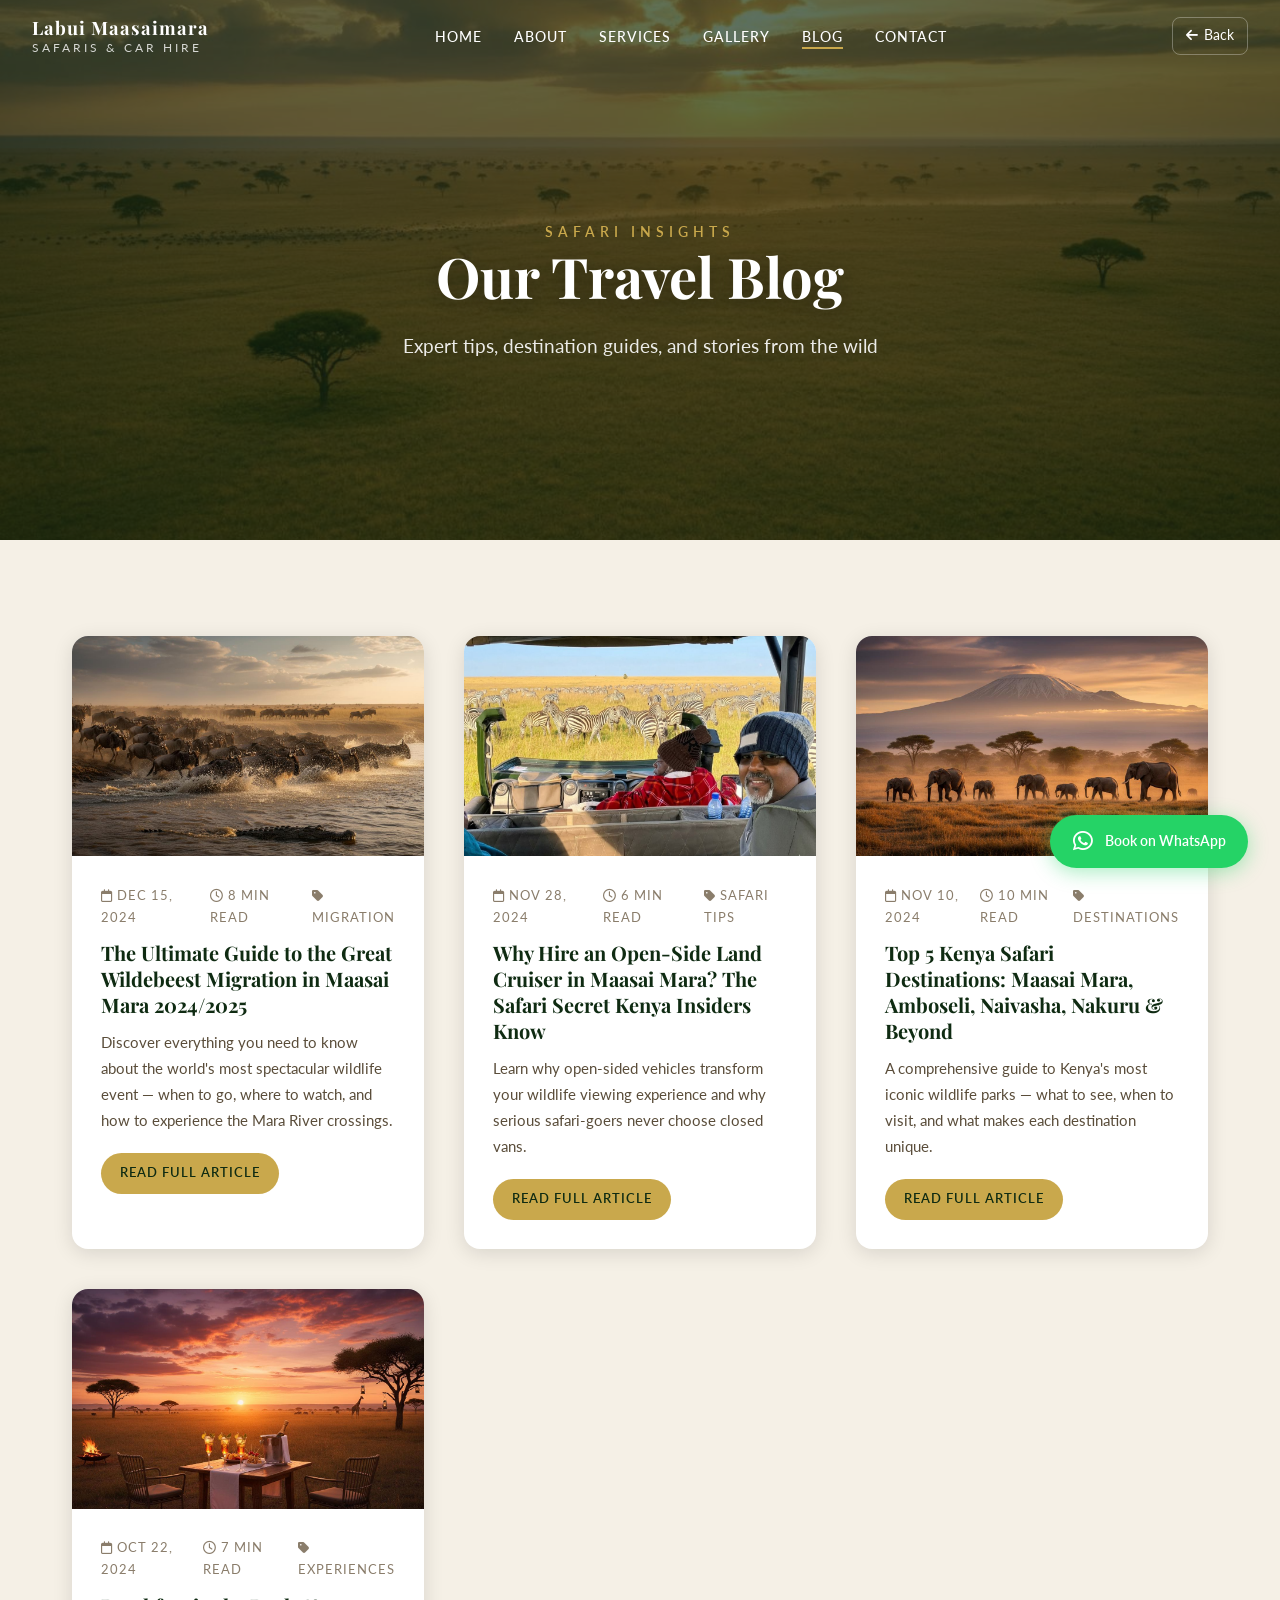
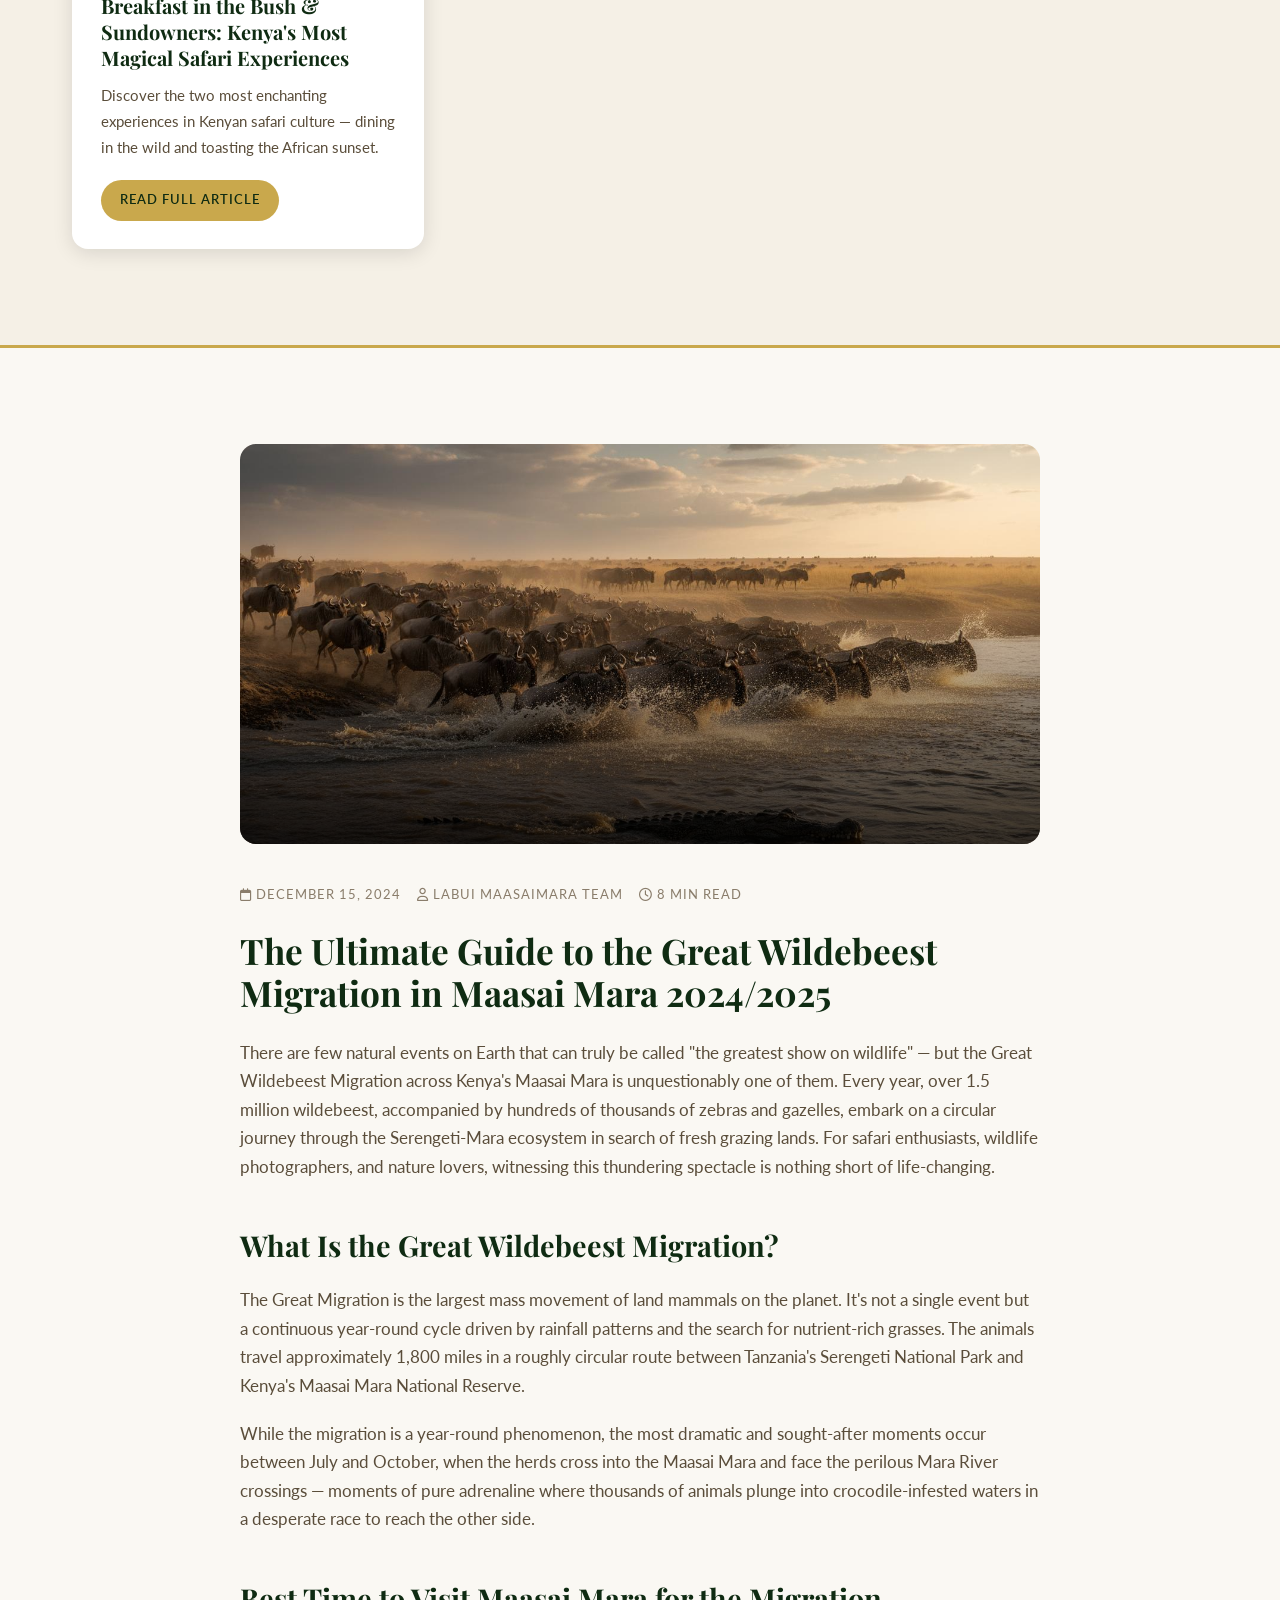
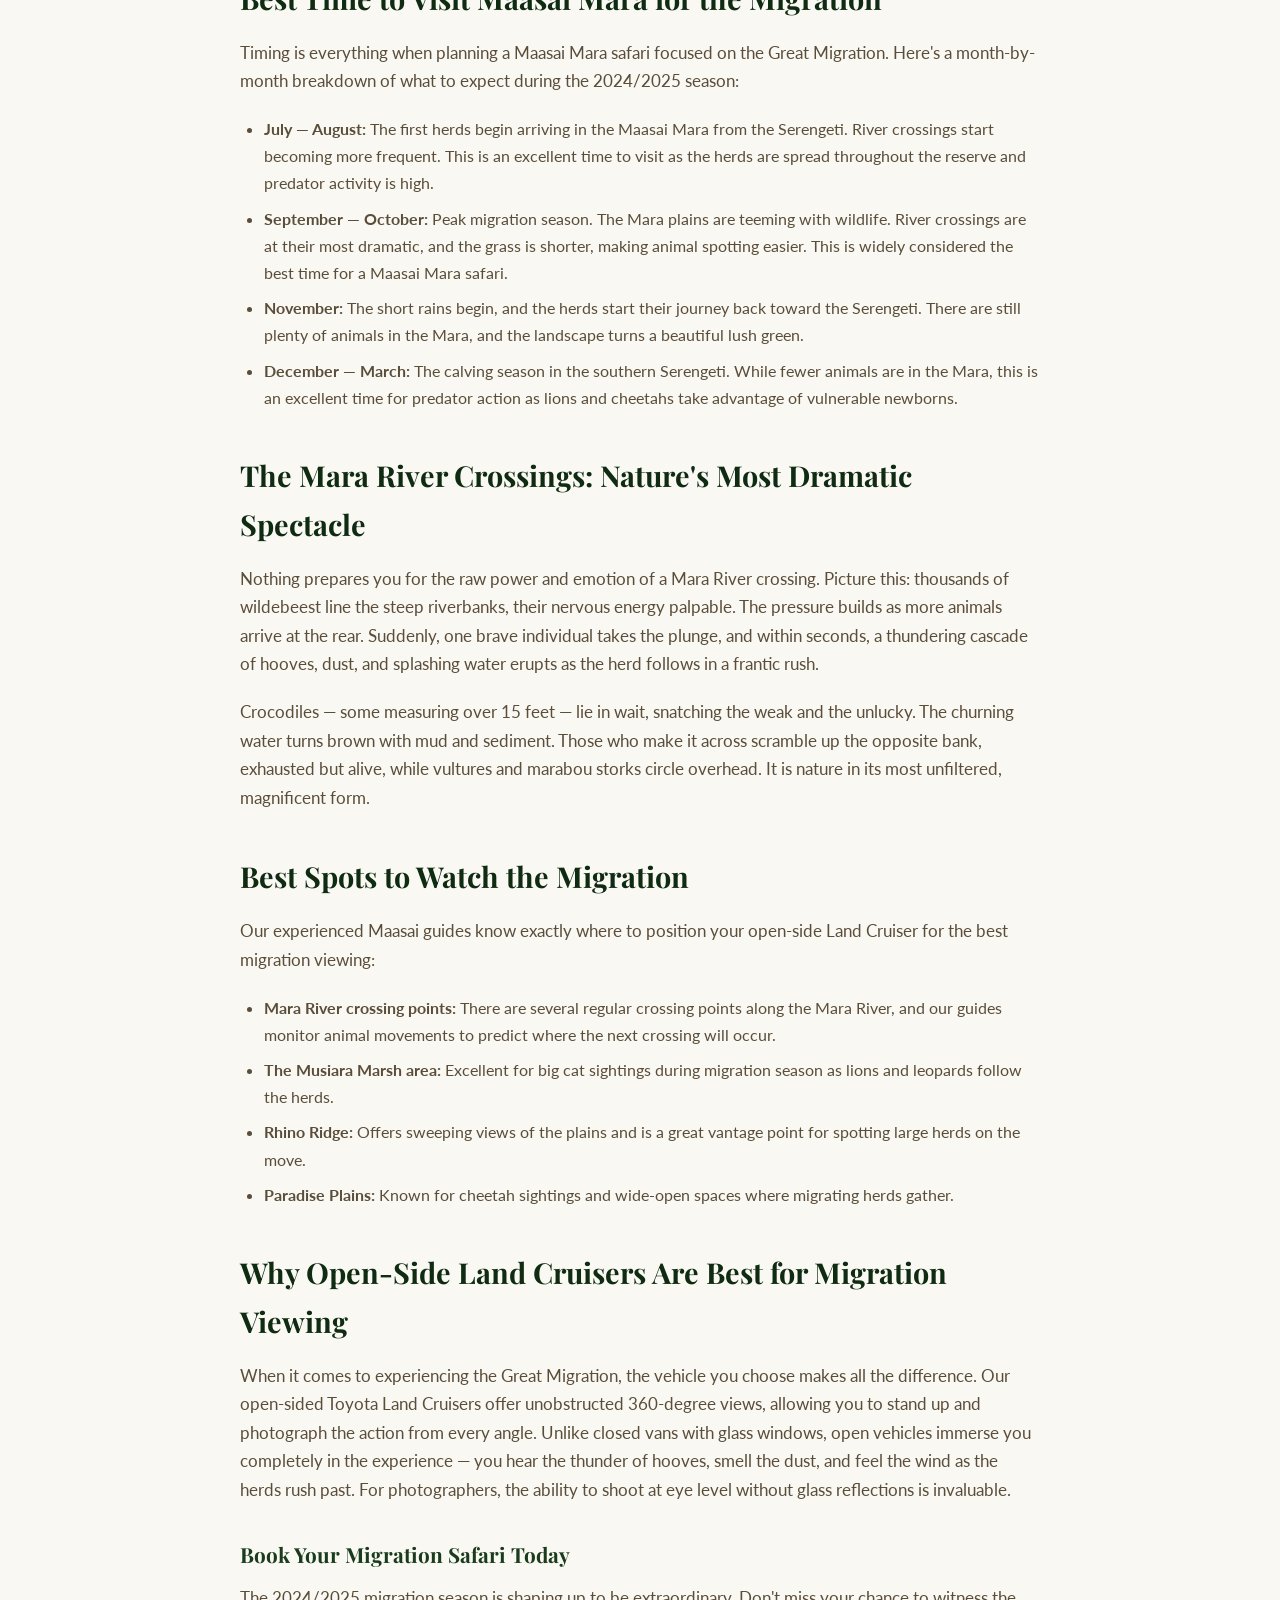
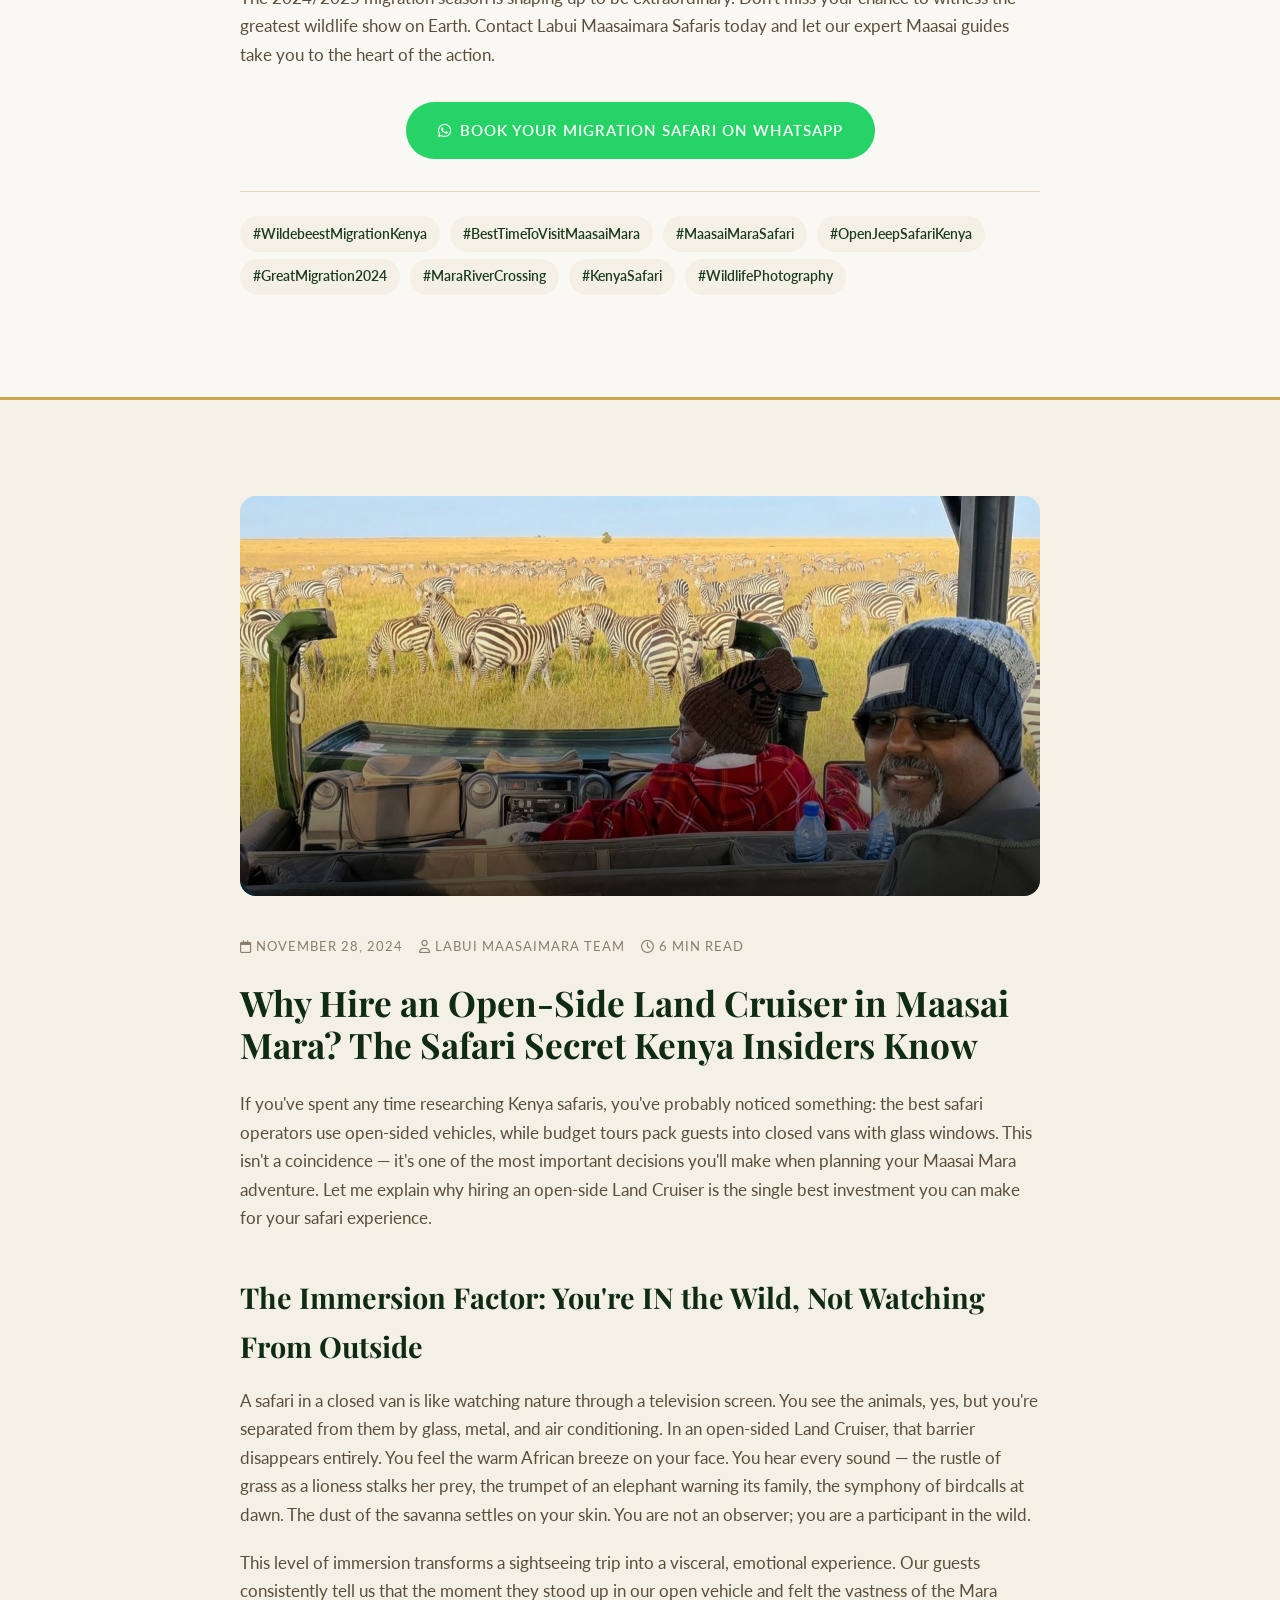
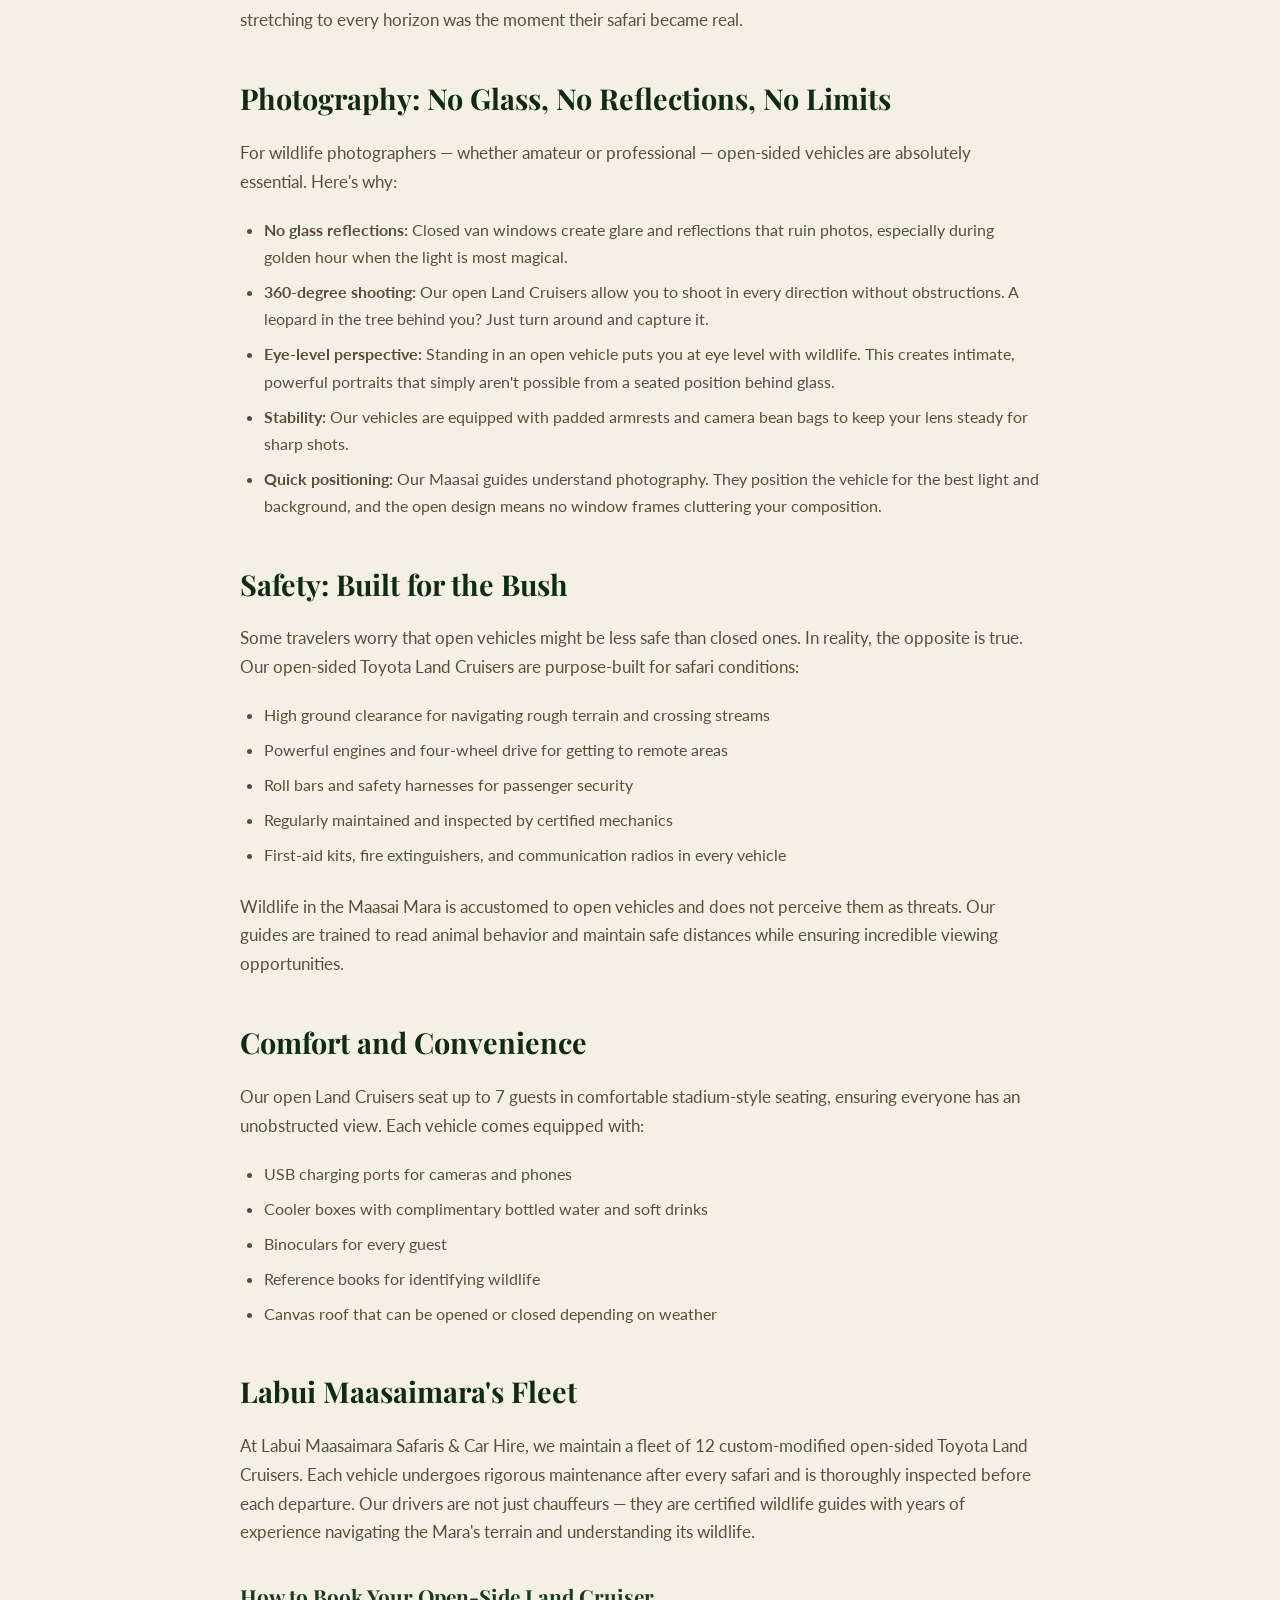
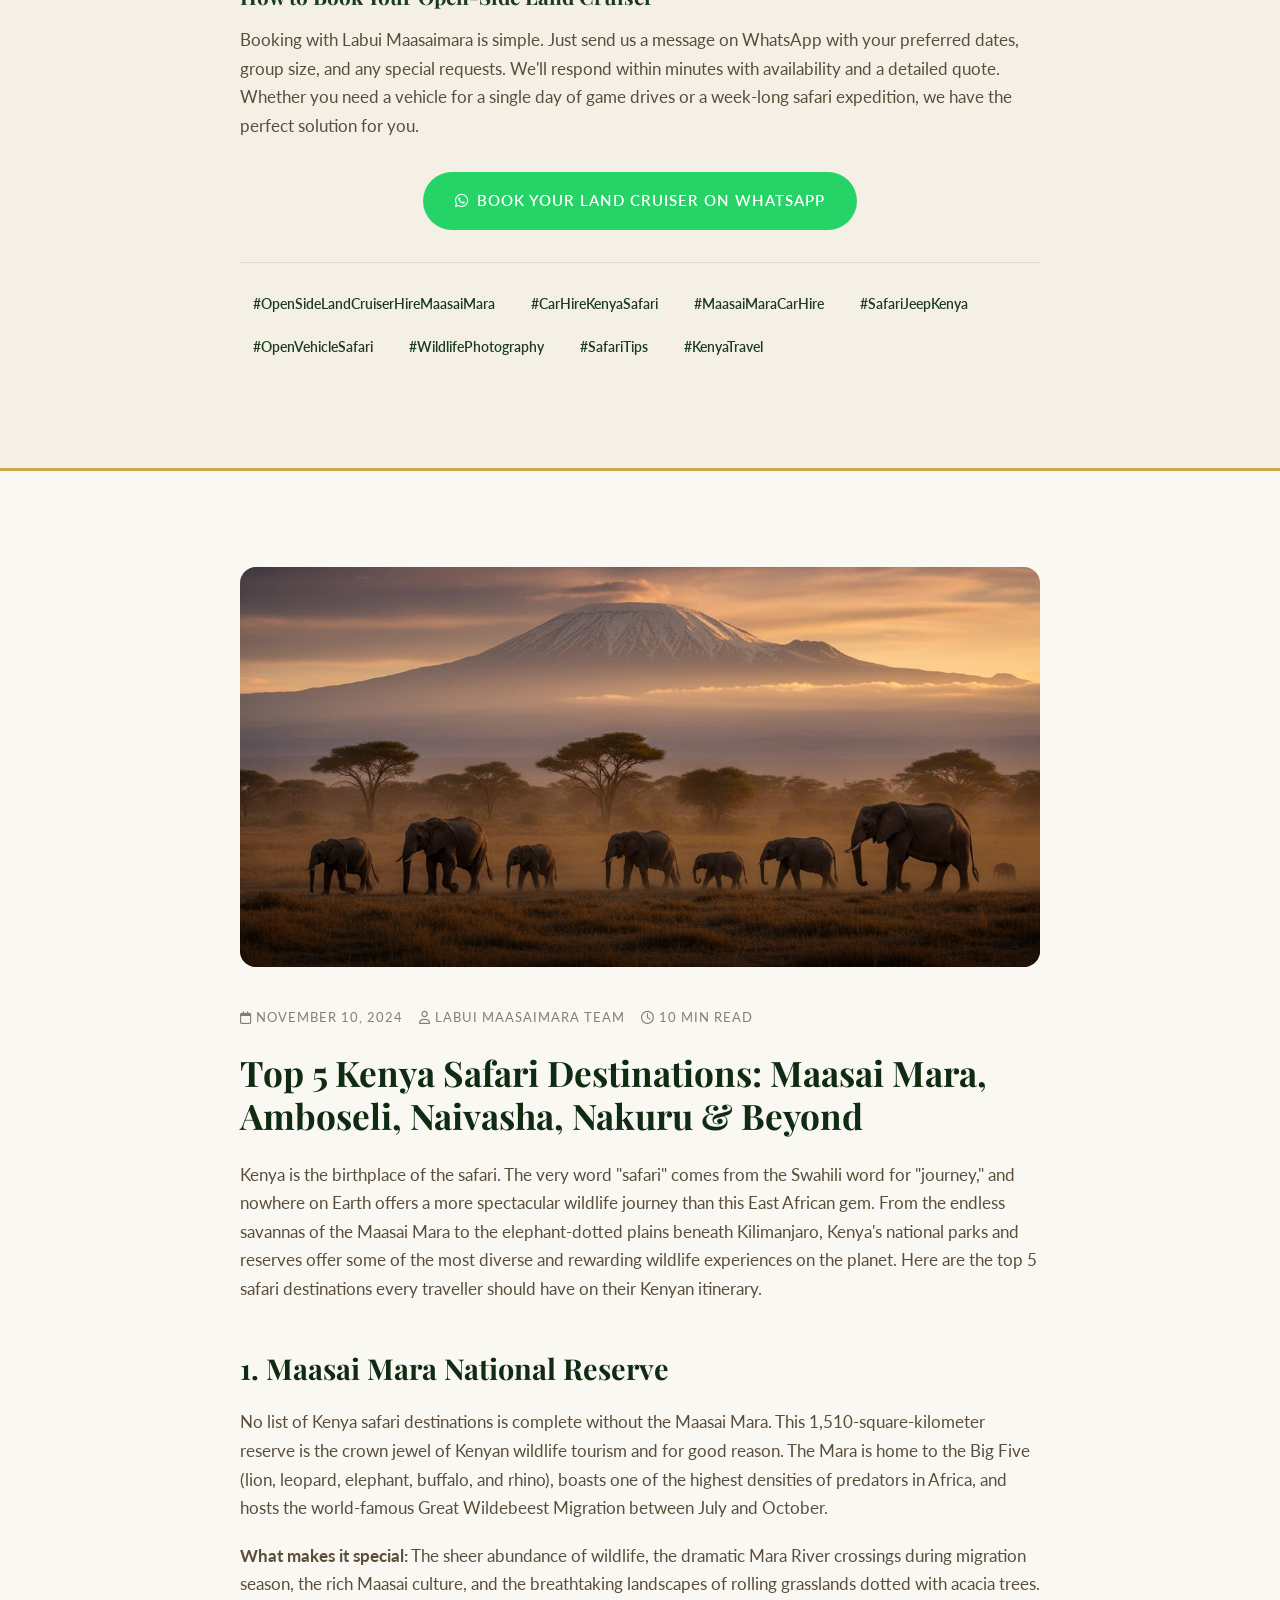
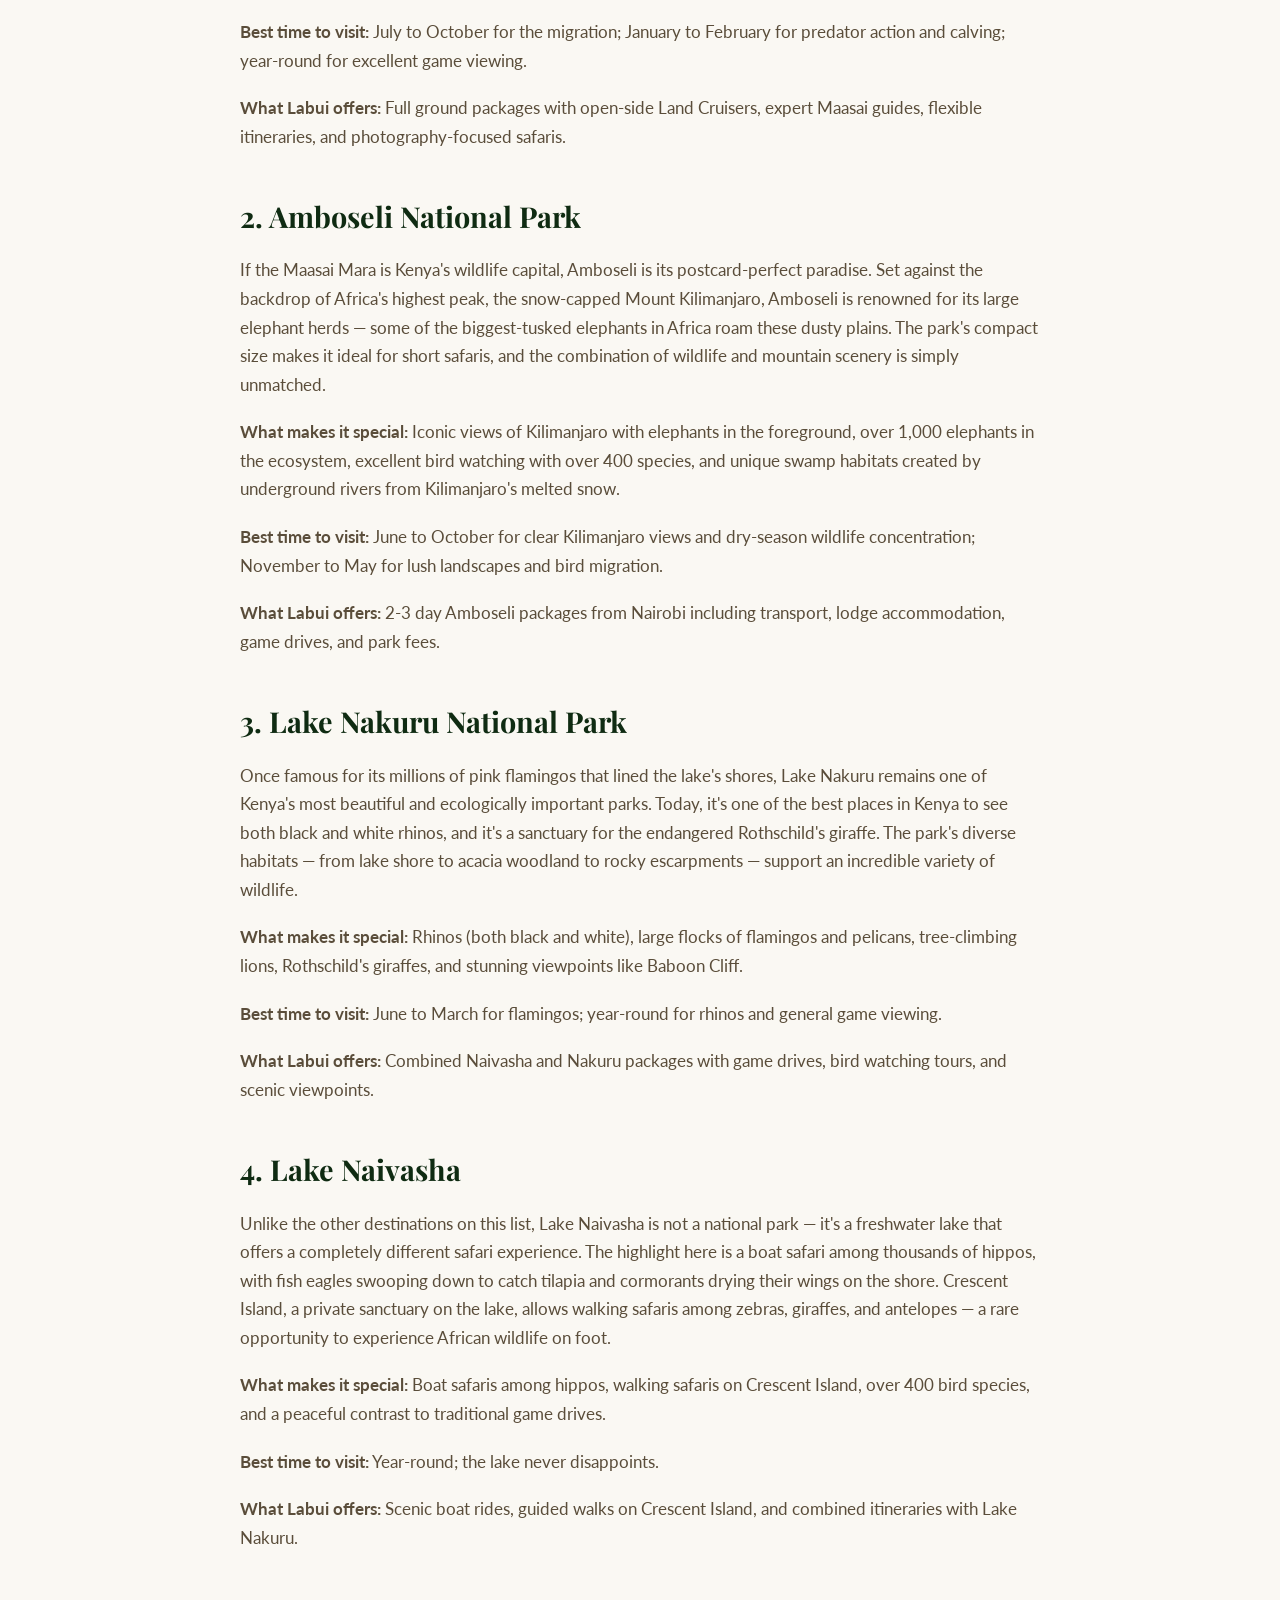
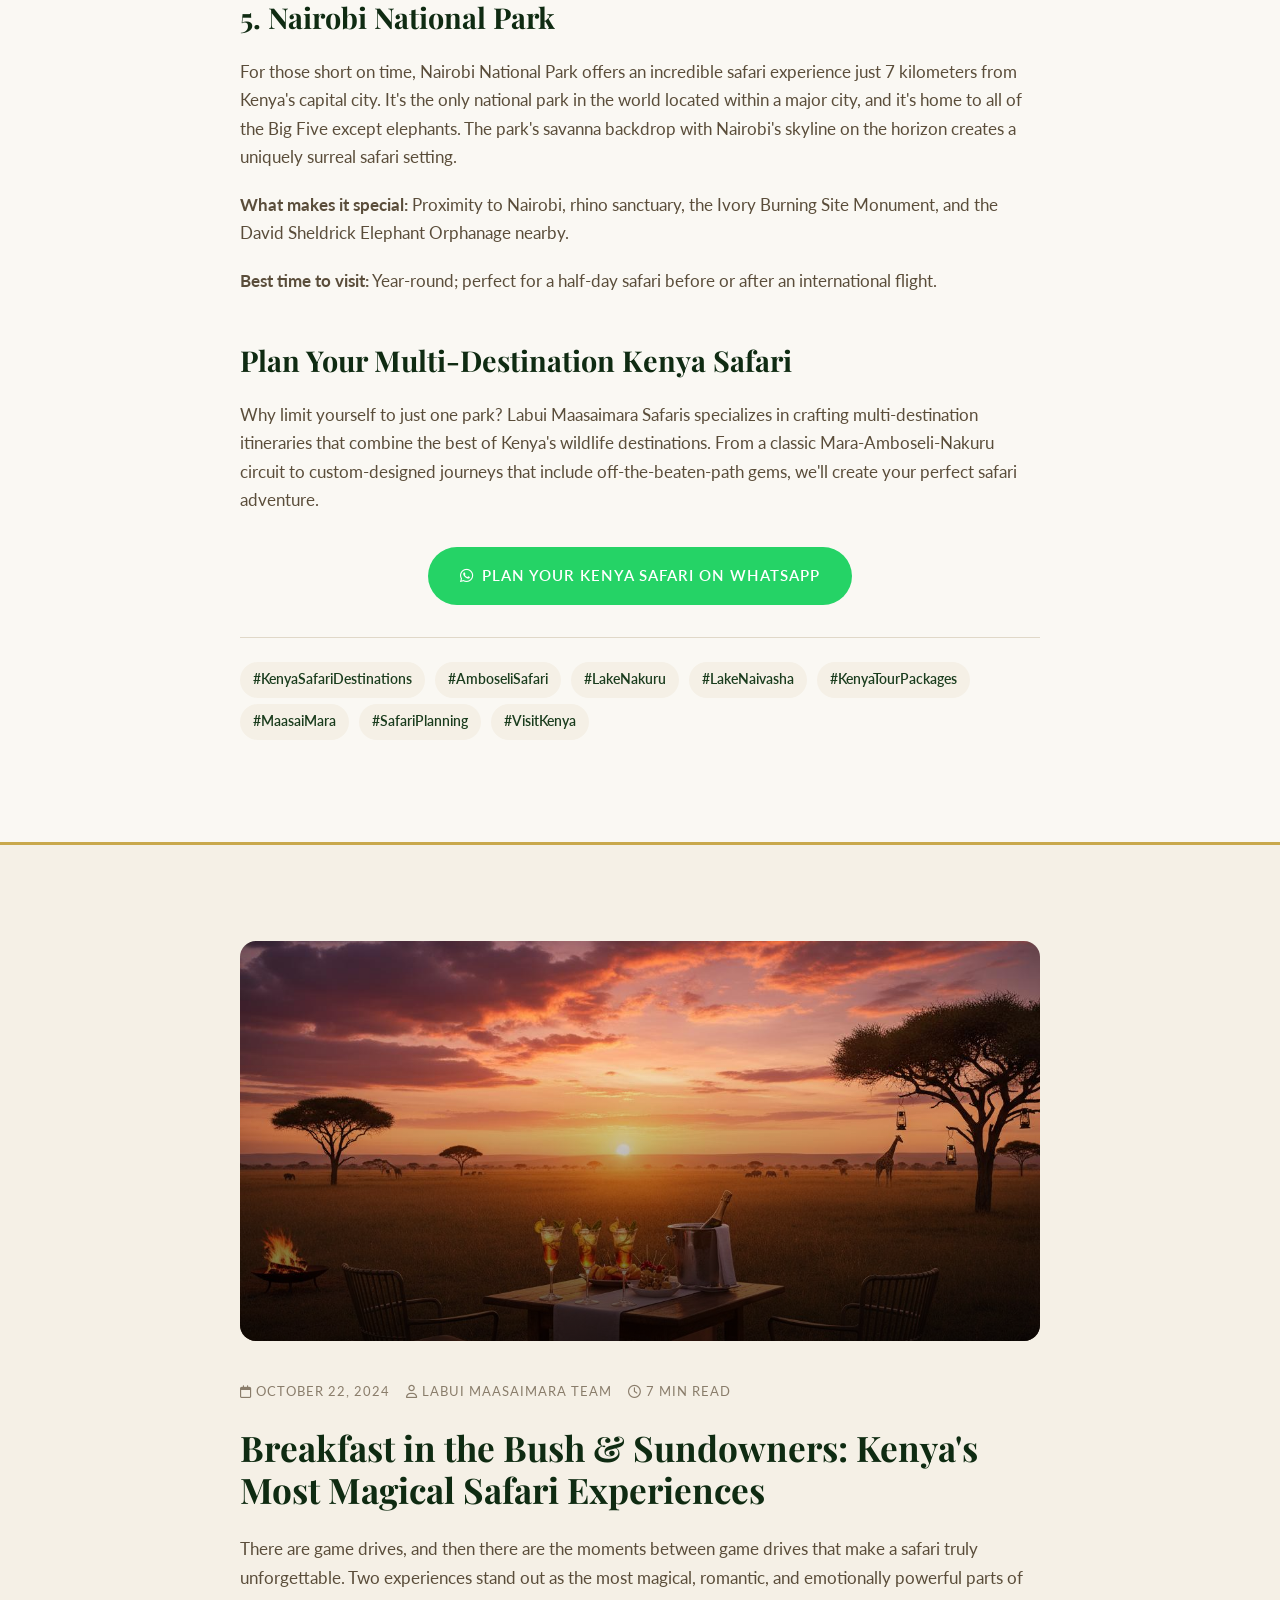
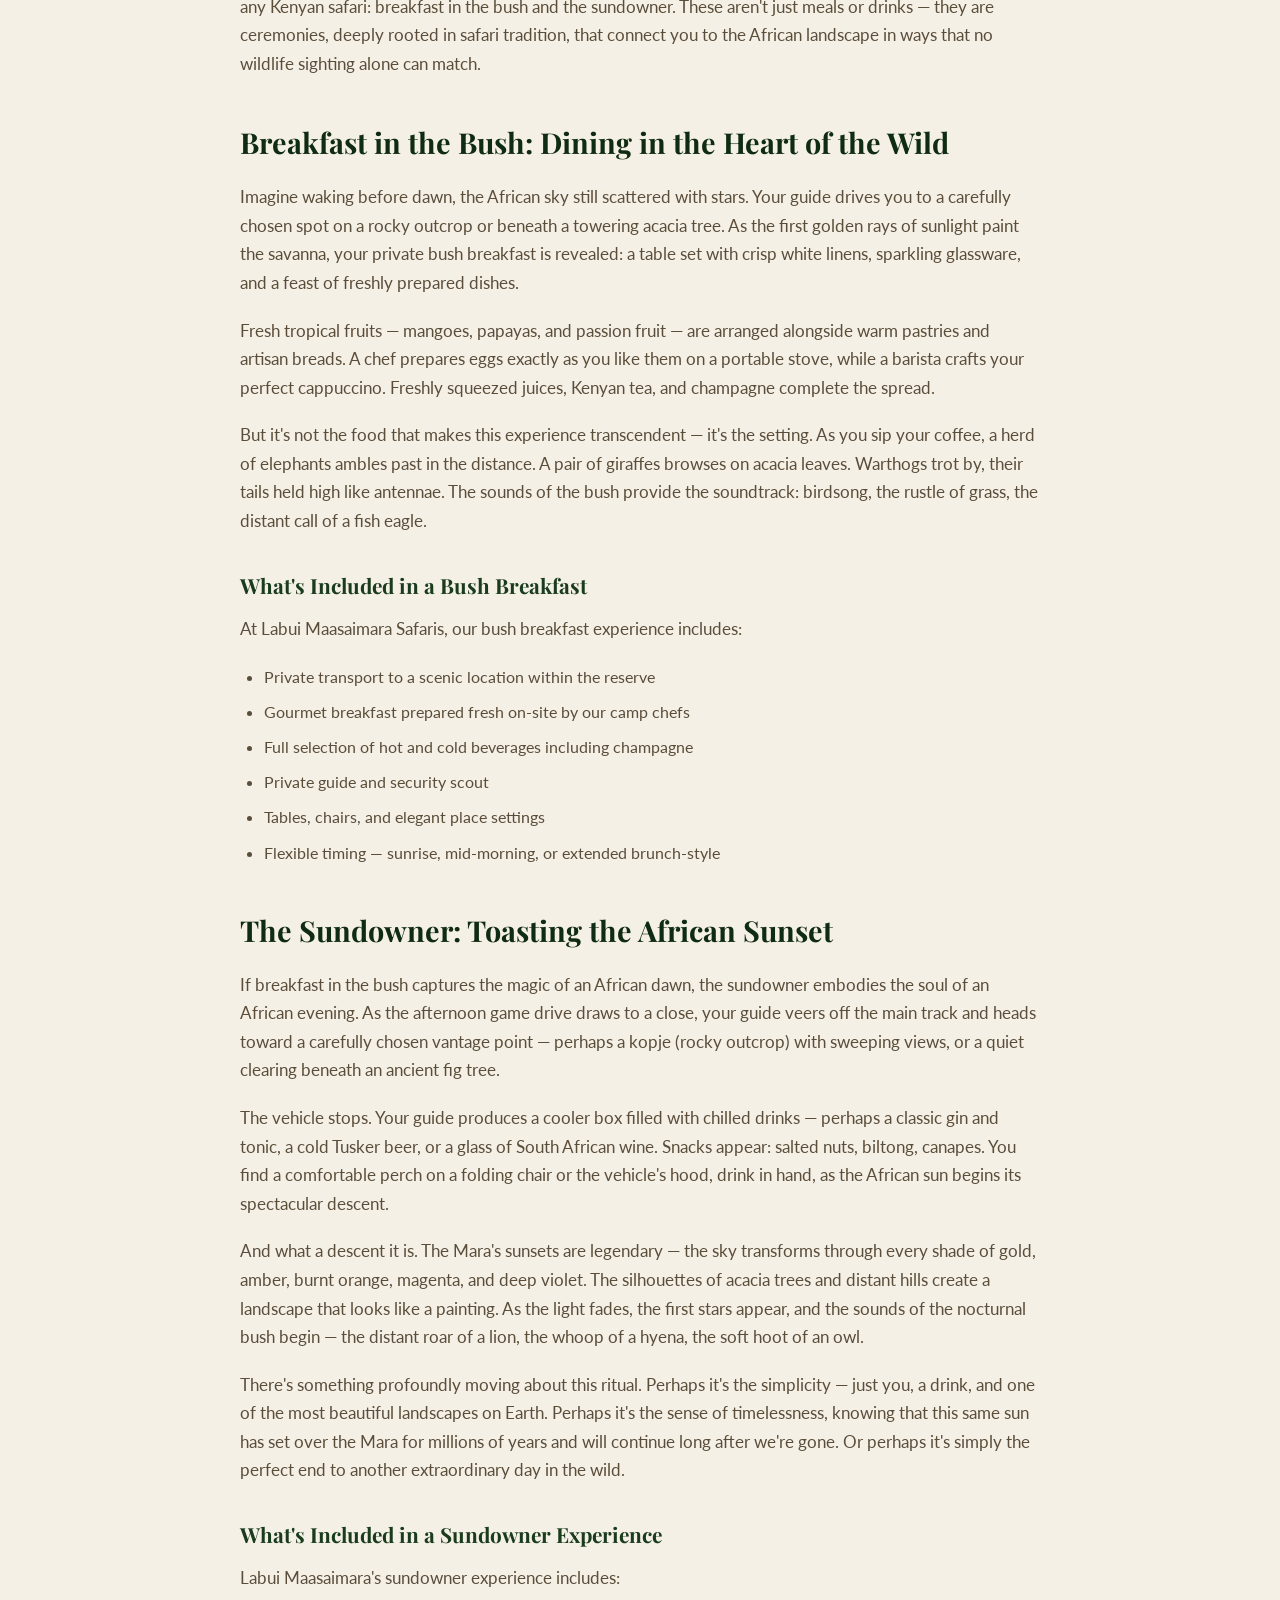
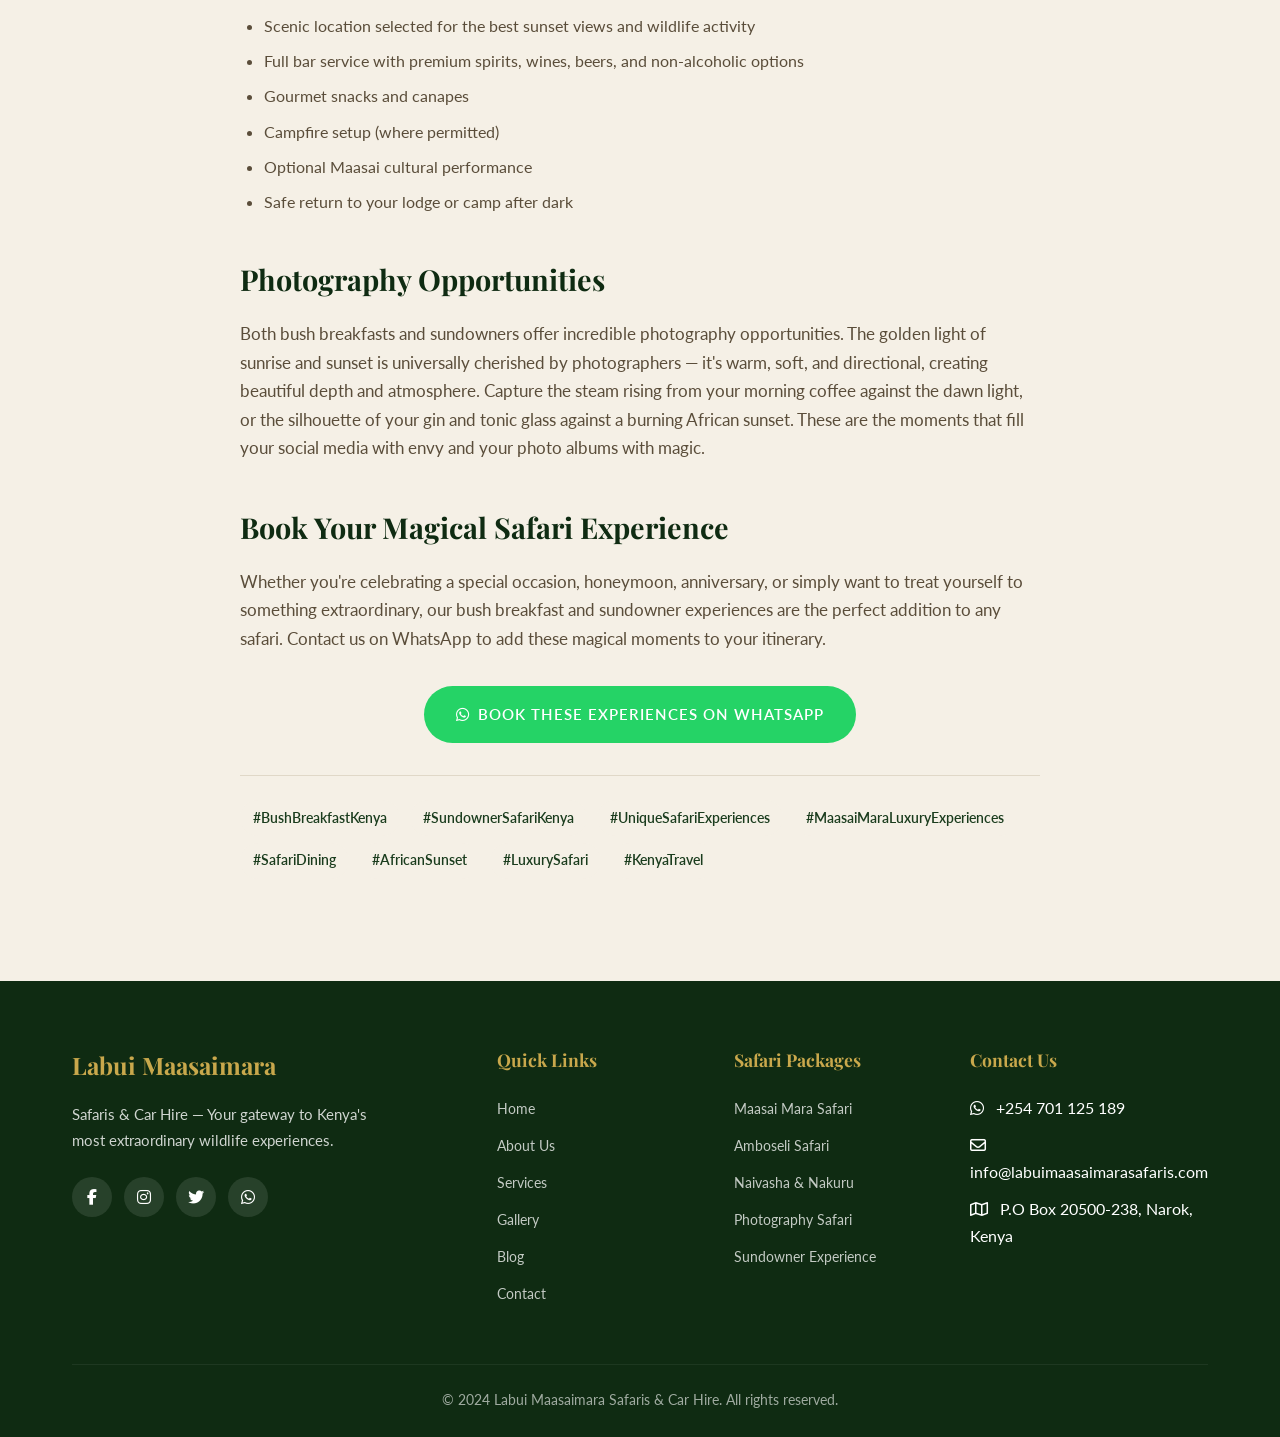
<file: blog.html>
<!DOCTYPE html>
<html lang="en">
<head>
  <meta charset="UTF-8">
  <meta name="viewport" content="width=device-width, initial-scale=1.0">
  <title>Safari Blog | Labui Maasaimara Safaris & Car Hire - Kenya Travel Tips</title>
  <meta name="description" content="Expert safari guides, travel tips, and destination insights for Kenya. Learn about the Great Migration, best safari vehicles, top destinations, and magical bush experiences.">
  <meta name="keywords" content="Kenya safari blog, safari travel tips, Great Migration guide, Maasai Mara travel advice, Kenya wildlife blog">
  <link rel="canonical" href="https://www.labuimaasaimarasafaris.com/blog.html">
  
  <meta property="og:title" content="Safari Blog | Labui Maasaimara">
  <meta property="og:description" content="Expert safari guides and travel tips for Kenya.">
  <meta property="og:type" content="website">
  <meta property="og:url" content="https://www.labuimaasaimarasafaris.com/blog.html">
  <meta property="og:image" content="https://www.labuimaasaimarasafaris.com/assets/images/about-wildlife.jpg">
  
  <link rel="preconnect" href="https://fonts.googleapis.com">
  <link rel="preconnect" href="https://fonts.gstatic.com" crossorigin>
  <link href="https://fonts.googleapis.com/css2?family=Lato:wght@300;400;700;900&family=Playfair+Display:wght@400;500;600;700;800&display=swap" rel="stylesheet">
  <link rel="stylesheet" href="https://cdnjs.cloudflare.com/ajax/libs/font-awesome/6.5.1/css/all.min.css">
  <link rel="stylesheet" href="assets/css/style.css">
</head>
<body>

  <!-- Preloader -->
  <div class="preloader">
    <div class="preloader-icon"></div>
    <div class="preloader-text">Labui Maasaimara</div>
    <div class="preloader-sub">Safaris & Car Hire</div>
  </div>

  <!-- Navigation -->
  <nav class="navbar">
    <div class="nav-container">
      <a href="index.html" class="nav-logo">Labui Maasaimara <span>Safaris & Car Hire</span></a>
      <ul class="nav-menu">
        <li><a href="index.html" class="nav-link">Home</a></li>
        <li><a href="about.html" class="nav-link">About</a></li>
        <li><a href="services.html" class="nav-link">Services</a></li>
        <li><a href="gallery.html" class="nav-link">Gallery</a></li>
        <li><a href="blog.html" class="nav-link active">Blog</a></li>
        <li><a href="contact.html" class="nav-link">Contact</a></li>
      </ul>
      <a href="index.html" class="back-btn"><i class="fas fa-arrow-left"></i> Back</a>
      <button class="hamburger" aria-label="Toggle menu"><span></span><span></span><span></span></button>
    </div>
  </nav>

  <!-- Blog Hero -->
  <section class="about-hero" style="padding-top: 80px;">
    <div class="about-hero-bg">
      <img src="assets/images/hero-bg.jpg" alt="Maasai Mara savanna sunrise">
    </div>
    <div class="about-hero-overlay"></div>
    <div class="hero-content" style="position: relative; z-index: 2;">
      <span class="hero-subtitle">Safari Insights</span>
      <h1 class="hero-title" style="font-size: clamp(2rem, 5vw, 3.5rem);">Our Travel Blog</h1>
      <p class="hero-tagline">Expert tips, destination guides, and stories from the wild</p>
    </div>
  </section>

  <!-- Blog Listing -->
  <section class="section section-alt" style="padding-bottom: 2rem;">
    <div class="container">
      <div class="blog-grid" style="margin-bottom: 4rem;">
        <article class="blog-card fade-in" id="article1-card">
          <div class="blog-img">
            <img src="assets/images/about-wildlife.jpg" alt="Great Wildebeest Migration river crossing in Maasai Mara" loading="lazy">
          </div>
          <div class="blog-content">
            <div class="blog-meta">
              <span><i class="far fa-calendar"></i> Dec 15, 2024</span>
              <span><i class="far fa-clock"></i> 8 min read</span>
              <span><i class="fas fa-tag"></i> Migration</span>
            </div>
            <h3 class="blog-title">The Ultimate Guide to the Great Wildebeest Migration in Maasai Mara 2024/2025</h3>
            <p class="blog-excerpt">Discover everything you need to know about the world's most spectacular wildlife event — when to go, where to watch, and how to experience the Mara River crossings.</p>
            <a href="#article1" class="btn btn-primary" style="padding: 0.6rem 1.2rem; font-size: 0.8rem;">Read Full Article</a>
          </div>
        </article>

        <article class="blog-card fade-in" id="article2-card">
          <div class="blog-img">
            <img src="assets/images/service-landcruiser.jpg" alt="Open-side Land Cruiser safari vehicle in Maasai Mara" loading="lazy">
          </div>
          <div class="blog-content">
            <div class="blog-meta">
              <span><i class="far fa-calendar"></i> Nov 28, 2024</span>
              <span><i class="far fa-clock"></i> 6 min read</span>
              <span><i class="fas fa-tag"></i> Safari Tips</span>
            </div>
            <h3 class="blog-title">Why Hire an Open-Side Land Cruiser in Maasai Mara? The Safari Secret Kenya Insiders Know</h3>
            <p class="blog-excerpt">Learn why open-sided vehicles transform your wildlife viewing experience and why serious safari-goers never choose closed vans.</p>
            <a href="#article2" class="btn btn-primary" style="padding: 0.6rem 1.2rem; font-size: 0.8rem;">Read Full Article</a>
          </div>
        </article>

        <article class="blog-card fade-in" id="article3-card">
          <div class="blog-img">
            <img src="assets/images/service-amboseli.jpg" alt="Elephants at Amboseli with Mount Kilimanjaro" loading="lazy">
          </div>
          <div class="blog-content">
            <div class="blog-meta">
              <span><i class="far fa-calendar"></i> Nov 10, 2024</span>
              <span><i class="far fa-clock"></i> 10 min read</span>
              <span><i class="fas fa-tag"></i> Destinations</span>
            </div>
            <h3 class="blog-title">Top 5 Kenya Safari Destinations: Maasai Mara, Amboseli, Naivasha, Nakuru & Beyond</h3>
            <p class="blog-excerpt">A comprehensive guide to Kenya's most iconic wildlife parks — what to see, when to visit, and what makes each destination unique.</p>
            <a href="#article3" class="btn btn-primary" style="padding: 0.6rem 1.2rem; font-size: 0.8rem;">Read Full Article</a>
          </div>
        </article>

        <article class="blog-card fade-in" id="article4-card">
          <div class="blog-img">
            <img src="assets/images/service-sundowner.jpg" alt="Sundowner experience in African bush" loading="lazy">
          </div>
          <div class="blog-content">
            <div class="blog-meta">
              <span><i class="far fa-calendar"></i> Oct 22, 2024</span>
              <span><i class="far fa-clock"></i> 7 min read</span>
              <span><i class="fas fa-tag"></i> Experiences</span>
            </div>
            <h3 class="blog-title">Breakfast in the Bush & Sundowners: Kenya's Most Magical Safari Experiences</h3>
            <p class="blog-excerpt">Discover the two most enchanting experiences in Kenyan safari culture — dining in the wild and toasting the African sunset.</p>
            <a href="#article4" class="btn btn-primary" style="padding: 0.6rem 1.2rem; font-size: 0.8rem;">Read Full Article</a>
          </div>
        </article>
      </div>
    </div>
  </section>

  <!-- ============================================
       ARTICLE 1: Great Wildebeest Migration
       ============================================ -->
  <article id="article1" class="section" style="border-top: 3px solid var(--secondary);">
    <div class="container">
      <div class="article-body">
        <div class="article-hero">
          <img src="assets/images/about-wildlife.jpg" alt="Great Wildebeest Migration river crossing Maasai Mara Kenya">
          <div class="article-hero-overlay"></div>
        </div>
        
        <div class="blog-meta" style="margin-bottom: 1.5rem;">
          <span><i class="far fa-calendar"></i> December 15, 2024</span>
          <span><i class="far fa-user"></i> Labui Maasaimara Team</span>
          <span><i class="far fa-clock"></i> 8 min read</span>
        </div>

        <h1 style="font-family: var(--font-heading); font-size: 2.2rem; color: var(--primary-dark); margin-bottom: 1.5rem; line-height: 1.2;">The Ultimate Guide to the Great Wildebeest Migration in Maasai Mara 2024/2025</h1>

        <p>There are few natural events on Earth that can truly be called "the greatest show on wildlife" — but the Great Wildebeest Migration across Kenya's Maasai Mara is unquestionably one of them. Every year, over 1.5 million wildebeest, accompanied by hundreds of thousands of zebras and gazelles, embark on a circular journey through the Serengeti-Mara ecosystem in search of fresh grazing lands. For safari enthusiasts, wildlife photographers, and nature lovers, witnessing this thundering spectacle is nothing short of life-changing.</p>

        <h2>What Is the Great Wildebeest Migration?</h2>
        <p>The Great Migration is the largest mass movement of land mammals on the planet. It's not a single event but a continuous year-round cycle driven by rainfall patterns and the search for nutrient-rich grasses. The animals travel approximately 1,800 miles in a roughly circular route between Tanzania's Serengeti National Park and Kenya's Maasai Mara National Reserve.</p>
        <p>While the migration is a year-round phenomenon, the most dramatic and sought-after moments occur between July and October, when the herds cross into the Maasai Mara and face the perilous Mara River crossings — moments of pure adrenaline where thousands of animals plunge into crocodile-infested waters in a desperate race to reach the other side.</p>

        <h2>Best Time to Visit Maasai Mara for the Migration</h2>
        <p>Timing is everything when planning a Maasai Mara safari focused on the Great Migration. Here's a month-by-month breakdown of what to expect during the 2024/2025 season:</p>
        <ul>
          <li><strong>July — August:</strong> The first herds begin arriving in the Maasai Mara from the Serengeti. River crossings start becoming more frequent. This is an excellent time to visit as the herds are spread throughout the reserve and predator activity is high.</li>
          <li><strong>September — October:</strong> Peak migration season. The Mara plains are teeming with wildlife. River crossings are at their most dramatic, and the grass is shorter, making animal spotting easier. This is widely considered the best time for a Maasai Mara safari.</li>
          <li><strong>November:</strong> The short rains begin, and the herds start their journey back toward the Serengeti. There are still plenty of animals in the Mara, and the landscape turns a beautiful lush green.</li>
          <li><strong>December — March:</strong> The calving season in the southern Serengeti. While fewer animals are in the Mara, this is an excellent time for predator action as lions and cheetahs take advantage of vulnerable newborns.</li>
        </ul>

        <h2>The Mara River Crossings: Nature's Most Dramatic Spectacle</h2>
        <p>Nothing prepares you for the raw power and emotion of a Mara River crossing. Picture this: thousands of wildebeest line the steep riverbanks, their nervous energy palpable. The pressure builds as more animals arrive at the rear. Suddenly, one brave individual takes the plunge, and within seconds, a thundering cascade of hooves, dust, and splashing water erupts as the herd follows in a frantic rush.</p>
        <p>Crocodiles — some measuring over 15 feet — lie in wait, snatching the weak and the unlucky. The churning water turns brown with mud and sediment. Those who make it across scramble up the opposite bank, exhausted but alive, while vultures and marabou storks circle overhead. It is nature in its most unfiltered, magnificent form.</p>

        <h2>Best Spots to Watch the Migration</h2>
        <p>Our experienced Maasai guides know exactly where to position your open-side Land Cruiser for the best migration viewing:</p>
        <ul>
          <li><strong>Mara River crossing points:</strong> There are several regular crossing points along the Mara River, and our guides monitor animal movements to predict where the next crossing will occur.</li>
          <li><strong>The Musiara Marsh area:</strong> Excellent for big cat sightings during migration season as lions and leopards follow the herds.</li>
          <li><strong>Rhino Ridge:</strong> Offers sweeping views of the plains and is a great vantage point for spotting large herds on the move.</li>
          <li><strong>Paradise Plains:</strong> Known for cheetah sightings and wide-open spaces where migrating herds gather.</li>
        </ul>

        <h2>Why Open-Side Land Cruisers Are Best for Migration Viewing</h2>
        <p>When it comes to experiencing the Great Migration, the vehicle you choose makes all the difference. Our open-sided Toyota Land Cruisers offer unobstructed 360-degree views, allowing you to stand up and photograph the action from every angle. Unlike closed vans with glass windows, open vehicles immerse you completely in the experience — you hear the thunder of hooves, smell the dust, and feel the wind as the herds rush past. For photographers, the ability to shoot at eye level without glass reflections is invaluable.</p>

        <h3>Book Your Migration Safari Today</h3>
        <p>The 2024/2025 migration season is shaping up to be extraordinary. Don't miss your chance to witness the greatest wildlife show on Earth. Contact Labui Maasaimara Safaris today and let our expert Maasai guides take you to the heart of the action.</p>

        <div style="text-align: center; margin: 2rem 0;">
          <a href="https://wa.me/254701125189?text=Hello!%20I'd%20like%20to%20book%20a%20Great%20Migration%20safari%20for%202024/2025.%20Please%20send%20me%20details." class="btn btn-whatsapp" target="_blank" rel="noopener" style="padding: 1rem 2rem;">
            <i class="fab fa-whatsapp"></i> Book Your Migration Safari on WhatsApp
          </a>
        </div>

        <div class="article-hashtags">
          <span>#WildebeestMigrationKenya</span>
          <span>#BestTimeToVisitMaasaiMara</span>
          <span>#MaasaiMaraSafari</span>
          <span>#OpenJeepSafariKenya</span>
          <span>#GreatMigration2024</span>
          <span>#MaraRiverCrossing</span>
          <span>#KenyaSafari</span>
          <span>#WildlifePhotography</span>
        </div>
      </div>
    </div>
  </article>

  <!-- ============================================
       ARTICLE 2: Open-Side Land Cruiser
       ============================================ -->
  <article id="article2" class="section section-alt" style="border-top: 3px solid var(--secondary);">
    <div class="container">
      <div class="article-body">
        <div class="article-hero">
          <img src="assets/images/service-landcruiser.jpg" alt="Open-side Land Cruiser safari vehicle in Maasai Mara Kenya">
          <div class="article-hero-overlay"></div>
        </div>

        <div class="blog-meta" style="margin-bottom: 1.5rem;">
          <span><i class="far fa-calendar"></i> November 28, 2024</span>
          <span><i class="far fa-user"></i> Labui Maasaimara Team</span>
          <span><i class="far fa-clock"></i> 6 min read</span>
        </div>

        <h1 style="font-family: var(--font-heading); font-size: 2.2rem; color: var(--primary-dark); margin-bottom: 1.5rem; line-height: 1.2;">Why Hire an Open-Side Land Cruiser in Maasai Mara? The Safari Secret Kenya Insiders Know</h1>

        <p>If you've spent any time researching Kenya safaris, you've probably noticed something: the best safari operators use open-sided vehicles, while budget tours pack guests into closed vans with glass windows. This isn't a coincidence — it's one of the most important decisions you'll make when planning your Maasai Mara adventure. Let me explain why hiring an open-side Land Cruiser is the single best investment you can make for your safari experience.</p>

        <h2>The Immersion Factor: You're IN the Wild, Not Watching From Outside</h2>
        <p>A safari in a closed van is like watching nature through a television screen. You see the animals, yes, but you're separated from them by glass, metal, and air conditioning. In an open-sided Land Cruiser, that barrier disappears entirely. You feel the warm African breeze on your face. You hear every sound — the rustle of grass as a lioness stalks her prey, the trumpet of an elephant warning its family, the symphony of birdcalls at dawn. The dust of the savanna settles on your skin. You are not an observer; you are a participant in the wild.</p>
        <p>This level of immersion transforms a sightseeing trip into a visceral, emotional experience. Our guests consistently tell us that the moment they stood up in our open vehicle and felt the vastness of the Mara stretching to every horizon was the moment their safari became real.</p>

        <h2>Photography: No Glass, No Reflections, No Limits</h2>
        <p>For wildlife photographers — whether amateur or professional — open-sided vehicles are absolutely essential. Here's why:</p>
        <ul>
          <li><strong>No glass reflections:</strong> Closed van windows create glare and reflections that ruin photos, especially during golden hour when the light is most magical.</li>
          <li><strong>360-degree shooting:</strong> Our open Land Cruisers allow you to shoot in every direction without obstructions. A leopard in the tree behind you? Just turn around and capture it.</li>
          <li><strong>Eye-level perspective:</strong> Standing in an open vehicle puts you at eye level with wildlife. This creates intimate, powerful portraits that simply aren't possible from a seated position behind glass.</li>
          <li><strong>Stability:</strong> Our vehicles are equipped with padded armrests and camera bean bags to keep your lens steady for sharp shots.</li>
          <li><strong>Quick positioning:</strong> Our Maasai guides understand photography. They position the vehicle for the best light and background, and the open design means no window frames cluttering your composition.</li>
        </ul>

        <h2>Safety: Built for the Bush</h2>
        <p>Some travelers worry that open vehicles might be less safe than closed ones. In reality, the opposite is true. Our open-sided Toyota Land Cruisers are purpose-built for safari conditions:</p>
        <ul>
          <li>High ground clearance for navigating rough terrain and crossing streams</li>
          <li>Powerful engines and four-wheel drive for getting to remote areas</li>
          <li>Roll bars and safety harnesses for passenger security</li>
          <li>Regularly maintained and inspected by certified mechanics</li>
          <li>First-aid kits, fire extinguishers, and communication radios in every vehicle</li>
        </ul>
        <p>Wildlife in the Maasai Mara is accustomed to open vehicles and does not perceive them as threats. Our guides are trained to read animal behavior and maintain safe distances while ensuring incredible viewing opportunities.</p>

        <h2>Comfort and Convenience</h2>
        <p>Our open Land Cruisers seat up to 7 guests in comfortable stadium-style seating, ensuring everyone has an unobstructed view. Each vehicle comes equipped with:</p>
        <ul>
          <li>USB charging ports for cameras and phones</li>
          <li>Cooler boxes with complimentary bottled water and soft drinks</li>
          <li>Binoculars for every guest</li>
          <li>Reference books for identifying wildlife</li>
          <li>Canvas roof that can be opened or closed depending on weather</li>
        </ul>

        <h2>Labui Maasaimara's Fleet</h2>
        <p>At Labui Maasaimara Safaris & Car Hire, we maintain a fleet of 12 custom-modified open-sided Toyota Land Cruisers. Each vehicle undergoes rigorous maintenance after every safari and is thoroughly inspected before each departure. Our drivers are not just chauffeurs — they are certified wildlife guides with years of experience navigating the Mara's terrain and understanding its wildlife.</p>

        <h3>How to Book Your Open-Side Land Cruiser</h3>
        <p>Booking with Labui Maasaimara is simple. Just send us a message on WhatsApp with your preferred dates, group size, and any special requests. We'll respond within minutes with availability and a detailed quote. Whether you need a vehicle for a single day of game drives or a week-long safari expedition, we have the perfect solution for you.</p>

        <div style="text-align: center; margin: 2rem 0;">
          <a href="https://wa.me/254701125189?text=Hello!%20I'd%20like%20to%20hire%20an%20open-side%20Land%20Cruiser%20in%20Maasai%20Mara.%20Please%20share%20rates%20and%20availability." class="btn btn-whatsapp" target="_blank" rel="noopener" style="padding: 1rem 2rem;">
            <i class="fab fa-whatsapp"></i> Book Your Land Cruiser on WhatsApp
          </a>
        </div>

        <div class="article-hashtags">
          <span>#OpenSideLandCruiserHireMaasaiMara</span>
          <span>#CarHireKenyaSafari</span>
          <span>#MaasaiMaraCarHire</span>
          <span>#SafariJeepKenya</span>
          <span>#OpenVehicleSafari</span>
          <span>#WildlifePhotography</span>
          <span>#SafariTips</span>
          <span>#KenyaTravel</span>
        </div>
      </div>
    </div>
  </article>

  <!-- ============================================
       ARTICLE 3: Top 5 Kenya Safari Destinations
       ============================================ -->
  <article id="article3" class="section" style="border-top: 3px solid var(--secondary);">
    <div class="container">
      <div class="article-body">
        <div class="article-hero">
          <img src="assets/images/service-amboseli.jpg" alt="Top Kenya safari destinations featuring elephants and Mount Kilimanjaro">
          <div class="article-hero-overlay"></div>
        </div>

        <div class="blog-meta" style="margin-bottom: 1.5rem;">
          <span><i class="far fa-calendar"></i> November 10, 2024</span>
          <span><i class="far fa-user"></i> Labui Maasaimara Team</span>
          <span><i class="far fa-clock"></i> 10 min read</span>
        </div>

        <h1 style="font-family: var(--font-heading); font-size: 2.2rem; color: var(--primary-dark); margin-bottom: 1.5rem; line-height: 1.2;">Top 5 Kenya Safari Destinations: Maasai Mara, Amboseli, Naivasha, Nakuru & Beyond</h1>

        <p>Kenya is the birthplace of the safari. The very word "safari" comes from the Swahili word for "journey," and nowhere on Earth offers a more spectacular wildlife journey than this East African gem. From the endless savannas of the Maasai Mara to the elephant-dotted plains beneath Kilimanjaro, Kenya's national parks and reserves offer some of the most diverse and rewarding wildlife experiences on the planet. Here are the top 5 safari destinations every traveller should have on their Kenyan itinerary.</p>

        <h2>1. Maasai Mara National Reserve</h2>
        <p>No list of Kenya safari destinations is complete without the Maasai Mara. This 1,510-square-kilometer reserve is the crown jewel of Kenyan wildlife tourism and for good reason. The Mara is home to the Big Five (lion, leopard, elephant, buffalo, and rhino), boasts one of the highest densities of predators in Africa, and hosts the world-famous Great Wildebeest Migration between July and October.</p>
        <p><strong>What makes it special:</strong> The sheer abundance of wildlife, the dramatic Mara River crossings during migration season, the rich Maasai culture, and the breathtaking landscapes of rolling grasslands dotted with acacia trees.</p>
        <p><strong>Best time to visit:</strong> July to October for the migration; January to February for predator action and calving; year-round for excellent game viewing.</p>
        <p><strong>What Labui offers:</strong> Full ground packages with open-side Land Cruisers, expert Maasai guides, flexible itineraries, and photography-focused safaris.</p>

        <h2>2. Amboseli National Park</h2>
        <p>If the Maasai Mara is Kenya's wildlife capital, Amboseli is its postcard-perfect paradise. Set against the backdrop of Africa's highest peak, the snow-capped Mount Kilimanjaro, Amboseli is renowned for its large elephant herds — some of the biggest-tusked elephants in Africa roam these dusty plains. The park's compact size makes it ideal for short safaris, and the combination of wildlife and mountain scenery is simply unmatched.</p>
        <p><strong>What makes it special:</strong> Iconic views of Kilimanjaro with elephants in the foreground, over 1,000 elephants in the ecosystem, excellent bird watching with over 400 species, and unique swamp habitats created by underground rivers from Kilimanjaro's melted snow.</p>
        <p><strong>Best time to visit:</strong> June to October for clear Kilimanjaro views and dry-season wildlife concentration; November to May for lush landscapes and bird migration.</p>
        <p><strong>What Labui offers:</strong> 2-3 day Amboseli packages from Nairobi including transport, lodge accommodation, game drives, and park fees.</p>

        <h2>3. Lake Nakuru National Park</h2>
        <p>Once famous for its millions of pink flamingos that lined the lake's shores, Lake Nakuru remains one of Kenya's most beautiful and ecologically important parks. Today, it's one of the best places in Kenya to see both black and white rhinos, and it's a sanctuary for the endangered Rothschild's giraffe. The park's diverse habitats — from lake shore to acacia woodland to rocky escarpments — support an incredible variety of wildlife.</p>
        <p><strong>What makes it special:</strong> Rhinos (both black and white), large flocks of flamingos and pelicans, tree-climbing lions, Rothschild's giraffes, and stunning viewpoints like Baboon Cliff.</p>
        <p><strong>Best time to visit:</strong> June to March for flamingos; year-round for rhinos and general game viewing.</p>
        <p><strong>What Labui offers:</strong> Combined Naivasha and Nakuru packages with game drives, bird watching tours, and scenic viewpoints.</p>

        <h2>4. Lake Naivasha</h2>
        <p>Unlike the other destinations on this list, Lake Naivasha is not a national park — it's a freshwater lake that offers a completely different safari experience. The highlight here is a boat safari among thousands of hippos, with fish eagles swooping down to catch tilapia and cormorants drying their wings on the shore. Crescent Island, a private sanctuary on the lake, allows walking safaris among zebras, giraffes, and antelopes — a rare opportunity to experience African wildlife on foot.</p>
        <p><strong>What makes it special:</strong> Boat safaris among hippos, walking safaris on Crescent Island, over 400 bird species, and a peaceful contrast to traditional game drives.</p>
        <p><strong>Best time to visit:</strong> Year-round; the lake never disappoints.</p>
        <p><strong>What Labui offers:</strong> Scenic boat rides, guided walks on Crescent Island, and combined itineraries with Lake Nakuru.</p>

        <h2>5. Nairobi National Park</h2>
        <p>For those short on time, Nairobi National Park offers an incredible safari experience just 7 kilometers from Kenya's capital city. It's the only national park in the world located within a major city, and it's home to all of the Big Five except elephants. The park's savanna backdrop with Nairobi's skyline on the horizon creates a uniquely surreal safari setting.</p>
        <p><strong>What makes it special:</strong> Proximity to Nairobi, rhino sanctuary, the Ivory Burning Site Monument, and the David Sheldrick Elephant Orphanage nearby.</p>
        <p><strong>Best time to visit:</strong> Year-round; perfect for a half-day safari before or after an international flight.</p>

        <h2>Plan Your Multi-Destination Kenya Safari</h2>
        <p>Why limit yourself to just one park? Labui Maasaimara Safaris specializes in crafting multi-destination itineraries that combine the best of Kenya's wildlife destinations. From a classic Mara-Amboseli-Nakuru circuit to custom-designed journeys that include off-the-beaten-path gems, we'll create your perfect safari adventure.</p>

        <div style="text-align: center; margin: 2rem 0;">
          <a href="https://wa.me/254701125189?text=Hello!%20I'd%20like%20to%20plan%20a%20multi-destination%20Kenya%20safari.%20Please%20help%20me%20design%20an%20itinerary." class="btn btn-whatsapp" target="_blank" rel="noopener" style="padding: 1rem 2rem;">
            <i class="fab fa-whatsapp"></i> Plan Your Kenya Safari on WhatsApp
          </a>
        </div>

        <div class="article-hashtags">
          <span>#KenyaSafariDestinations</span>
          <span>#AmboseliSafari</span>
          <span>#LakeNakuru</span>
          <span>#LakeNaivasha</span>
          <span>#KenyaTourPackages</span>
          <span>#MaasaiMara</span>
          <span>#SafariPlanning</span>
          <span>#VisitKenya</span>
        </div>
      </div>
    </div>
  </article>

  <!-- ============================================
       ARTICLE 4: Bush Breakfast & Sundowners
       ============================================ -->
  <article id="article4" class="section section-alt" style="border-top: 3px solid var(--secondary);">
    <div class="container">
      <div class="article-body">
        <div class="article-hero">
          <img src="assets/images/service-sundowner.jpg" alt="Sundowner experience in the African bush at sunset">
          <div class="article-hero-overlay"></div>
        </div>

        <div class="blog-meta" style="margin-bottom: 1.5rem;">
          <span><i class="far fa-calendar"></i> October 22, 2024</span>
          <span><i class="far fa-user"></i> Labui Maasaimara Team</span>
          <span><i class="far fa-clock"></i> 7 min read</span>
        </div>

        <h1 style="font-family: var(--font-heading); font-size: 2.2rem; color: var(--primary-dark); margin-bottom: 1.5rem; line-height: 1.2;">Breakfast in the Bush & Sundowners: Kenya's Most Magical Safari Experiences</h1>

        <p>There are game drives, and then there are the moments between game drives that make a safari truly unforgettable. Two experiences stand out as the most magical, romantic, and emotionally powerful parts of any Kenyan safari: breakfast in the bush and the sundowner. These aren't just meals or drinks — they are ceremonies, deeply rooted in safari tradition, that connect you to the African landscape in ways that no wildlife sighting alone can match.</p>

        <h2>Breakfast in the Bush: Dining in the Heart of the Wild</h2>
        <p>Imagine waking before dawn, the African sky still scattered with stars. Your guide drives you to a carefully chosen spot on a rocky outcrop or beneath a towering acacia tree. As the first golden rays of sunlight paint the savanna, your private bush breakfast is revealed: a table set with crisp white linens, sparkling glassware, and a feast of freshly prepared dishes.</p>
        <p>Fresh tropical fruits — mangoes, papayas, and passion fruit — are arranged alongside warm pastries and artisan breads. A chef prepares eggs exactly as you like them on a portable stove, while a barista crafts your perfect cappuccino. Freshly squeezed juices, Kenyan tea, and champagne complete the spread.</p>
        <p>But it's not the food that makes this experience transcendent — it's the setting. As you sip your coffee, a herd of elephants ambles past in the distance. A pair of giraffes browses on acacia leaves. Warthogs trot by, their tails held high like antennae. The sounds of the bush provide the soundtrack: birdsong, the rustle of grass, the distant call of a fish eagle.</p>

        <h3>What's Included in a Bush Breakfast</h3>
        <p>At Labui Maasaimara Safaris, our bush breakfast experience includes:</p>
        <ul>
          <li>Private transport to a scenic location within the reserve</li>
          <li>Gourmet breakfast prepared fresh on-site by our camp chefs</li>
          <li>Full selection of hot and cold beverages including champagne</li>
          <li>Private guide and security scout</li>
          <li>Tables, chairs, and elegant place settings</li>
          <li>Flexible timing — sunrise, mid-morning, or extended brunch-style</li>
        </ul>

        <h2>The Sundowner: Toasting the African Sunset</h2>
        <p>If breakfast in the bush captures the magic of an African dawn, the sundowner embodies the soul of an African evening. As the afternoon game drive draws to a close, your guide veers off the main track and heads toward a carefully chosen vantage point — perhaps a kopje (rocky outcrop) with sweeping views, or a quiet clearing beneath an ancient fig tree.</p>
        <p>The vehicle stops. Your guide produces a cooler box filled with chilled drinks — perhaps a classic gin and tonic, a cold Tusker beer, or a glass of South African wine. Snacks appear: salted nuts, biltong, canapes. You find a comfortable perch on a folding chair or the vehicle's hood, drink in hand, as the African sun begins its spectacular descent.</p>
        <p>And what a descent it is. The Mara's sunsets are legendary — the sky transforms through every shade of gold, amber, burnt orange, magenta, and deep violet. The silhouettes of acacia trees and distant hills create a landscape that looks like a painting. As the light fades, the first stars appear, and the sounds of the nocturnal bush begin — the distant roar of a lion, the whoop of a hyena, the soft hoot of an owl.</p>
        <p>There's something profoundly moving about this ritual. Perhaps it's the simplicity — just you, a drink, and one of the most beautiful landscapes on Earth. Perhaps it's the sense of timelessness, knowing that this same sun has set over the Mara for millions of years and will continue long after we're gone. Or perhaps it's simply the perfect end to another extraordinary day in the wild.</p>

        <h3>What's Included in a Sundowner Experience</h3>
        <p>Labui Maasaimara's sundowner experience includes:</p>
        <ul>
          <li>Scenic location selected for the best sunset views and wildlife activity</li>
          <li>Full bar service with premium spirits, wines, beers, and non-alcoholic options</li>
          <li>Gourmet snacks and canapes</li>
          <li>Campfire setup (where permitted)</li>
          <li>Optional Maasai cultural performance</li>
          <li>Safe return to your lodge or camp after dark</li>
        </ul>

        <h2>Photography Opportunities</h2>
        <p>Both bush breakfasts and sundowners offer incredible photography opportunities. The golden light of sunrise and sunset is universally cherished by photographers — it's warm, soft, and directional, creating beautiful depth and atmosphere. Capture the steam rising from your morning coffee against the dawn light, or the silhouette of your gin and tonic glass against a burning African sunset. These are the moments that fill your social media with envy and your photo albums with magic.</p>

        <h2>Book Your Magical Safari Experience</h2>
        <p>Whether you're celebrating a special occasion, honeymoon, anniversary, or simply want to treat yourself to something extraordinary, our bush breakfast and sundowner experiences are the perfect addition to any safari. Contact us on WhatsApp to add these magical moments to your itinerary.</p>

        <div style="text-align: center; margin: 2rem 0;">
          <a href="https://wa.me/254701125189?text=Hello!%20I'd%20love%20to%20add%20Bush%20Breakfast%20and%20Sundowner%20experiences%20to%20my%20safari.%20Please%20help%20me%20plan." class="btn btn-whatsapp" target="_blank" rel="noopener" style="padding: 1rem 2rem;">
            <i class="fab fa-whatsapp"></i> Book These Experiences on WhatsApp
          </a>
        </div>

        <div class="article-hashtags">
          <span>#BushBreakfastKenya</span>
          <span>#SundownerSafariKenya</span>
          <span>#UniqueSafariExperiences</span>
          <span>#MaasaiMaraLuxuryExperiences</span>
          <span>#SafariDining</span>
          <span>#AfricanSunset</span>
          <span>#LuxurySafari</span>
          <span>#KenyaTravel</span>
        </div>
      </div>
    </div>
  </article>

  <!-- Footer -->
  <footer class="footer">
    <div class="container">
      <div class="footer-grid">
        <div class="footer-brand">
          <h3>Labui Maasaimara</h3>
          <p>Safaris & Car Hire — Your gateway to Kenya's most extraordinary wildlife experiences.</p>
          <div class="footer-social">
            <a href="https://www.facebook.com/share/1DUPZZmdfM/" aria-label="Facebook" target="_blank" rel="noopener"><i class="fab fa-facebook-f"></i></a>
            <a href="https://www.instagram.com/labuimaasaimarasafari?utm_source=qr&igsh=M3F1b2tpOXM3ZmNu" aria-label="Instagram" target="_blank" rel="noopener"><i class="fab fa-instagram"></i></a>
            <a href="https://twitter.com/labuisafaris" aria-label="Twitter" target="_blank" rel="noopener"><i class="fab fa-twitter"></i></a>
            <a href="https://wa.me/254701125189" aria-label="WhatsApp" target="_blank" rel="noopener"><i class="fab fa-whatsapp"></i></a>
          </div>
        </div>
        <div class="footer-links">
          <h4>Quick Links</h4>
          <ul>
            <li><a href="index.html">Home</a></li>
            <li><a href="about.html">About Us</a></li>
            <li><a href="services.html">Services</a></li>
            <li><a href="gallery.html">Gallery</a></li>
            <li><a href="blog.html">Blog</a></li>
            <li><a href="contact.html">Contact</a></li>
          </ul>
        </div>
        <div class="footer-links">
          <h4>Safari Packages</h4>
          <ul>
            <li><a href="services.html#maasai-mara">Maasai Mara Safari</a></li>
            <li><a href="services.html#amboseli">Amboseli Safari</a></li>
            <li><a href="services.html#naivasha-nakuru">Naivasha & Nakuru</a></li>
            <li><a href="services.html#photography">Photography Safari</a></li>
            <li><a href="services.html#sundowner">Sundowner Experience</a></li>
          </ul>
        </div>
        <div class="footer-links">
          <h4>Contact Us</h4>
          <ul>
            <li><i class="fab fa-whatsapp" style="margin-right: 0.5rem;"></i> +254 701 125 189</li>
            <li><i class="far fa-envelope" style="margin-right: 0.5rem;"></i> info@labuimaasaimarasafaris.com</li>
            <li><i class="far fa-map" style="margin-right: 0.5rem;"></i> P.O Box 20500-238, Narok, Kenya</li>
          </ul>
        </div>
      </div>
      <div class="footer-bottom">
        <p>&copy; 2024 Labui Maasaimara Safaris & Car Hire. All rights reserved.</p>
      </div>
    </div>
  </footer>

  <!-- WhatsApp Float -->
  <a href="https://wa.me/254701125189?text=Hello%20Labui%20Safaris!%20I'm%20on%20your%20website%20and%20would%20like%20to%20book%20a%20safari.%20Please%20send%20me%20more%20details." class="whatsapp-float" target="_blank" rel="noopener" aria-label="Chat on WhatsApp">
    <i class="fab fa-whatsapp" style="font-size: 1.4rem;"></i><span>Book on WhatsApp</span>
  </a>

  <!-- Scroll Top -->
  <button class="scroll-top" aria-label="Scroll to top"><i class="fas fa-chevron-up"></i></button>

  <script src="assets/js/main.js"></script>
</body>
</html>
</file>
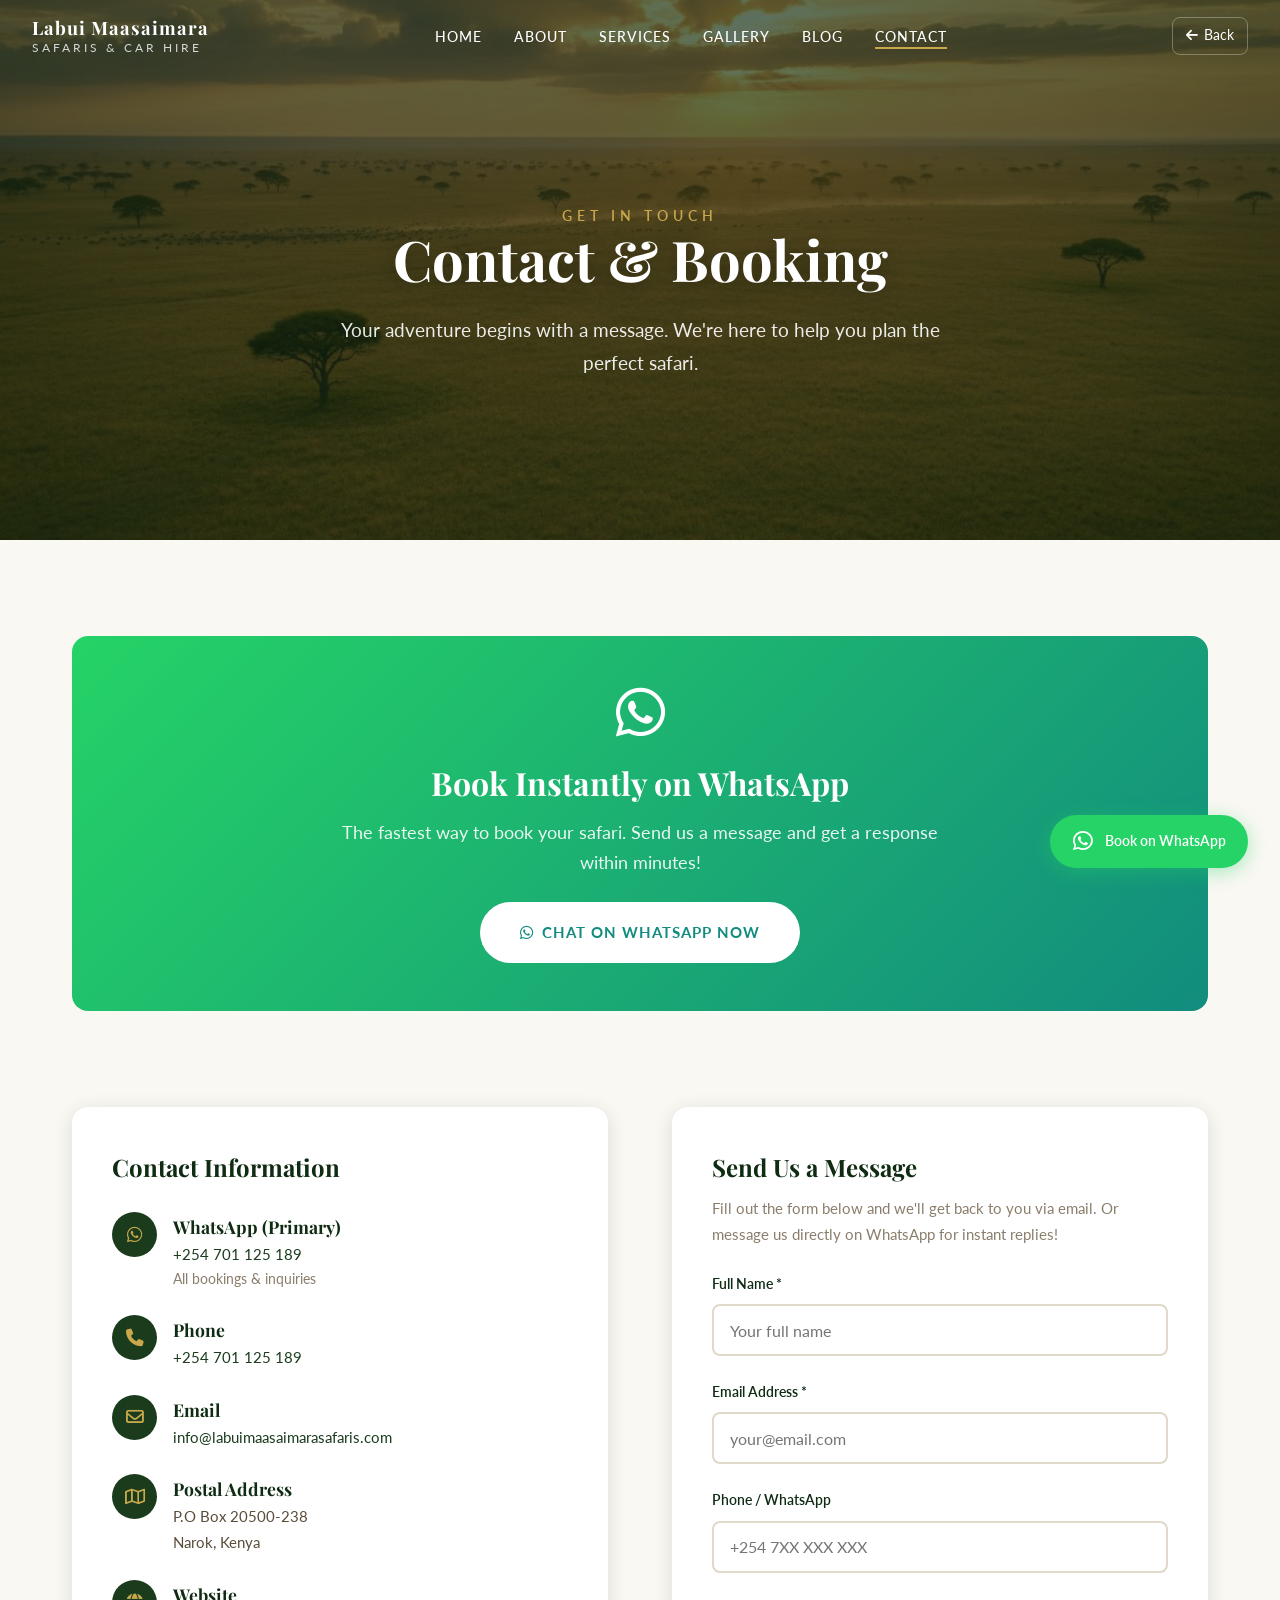
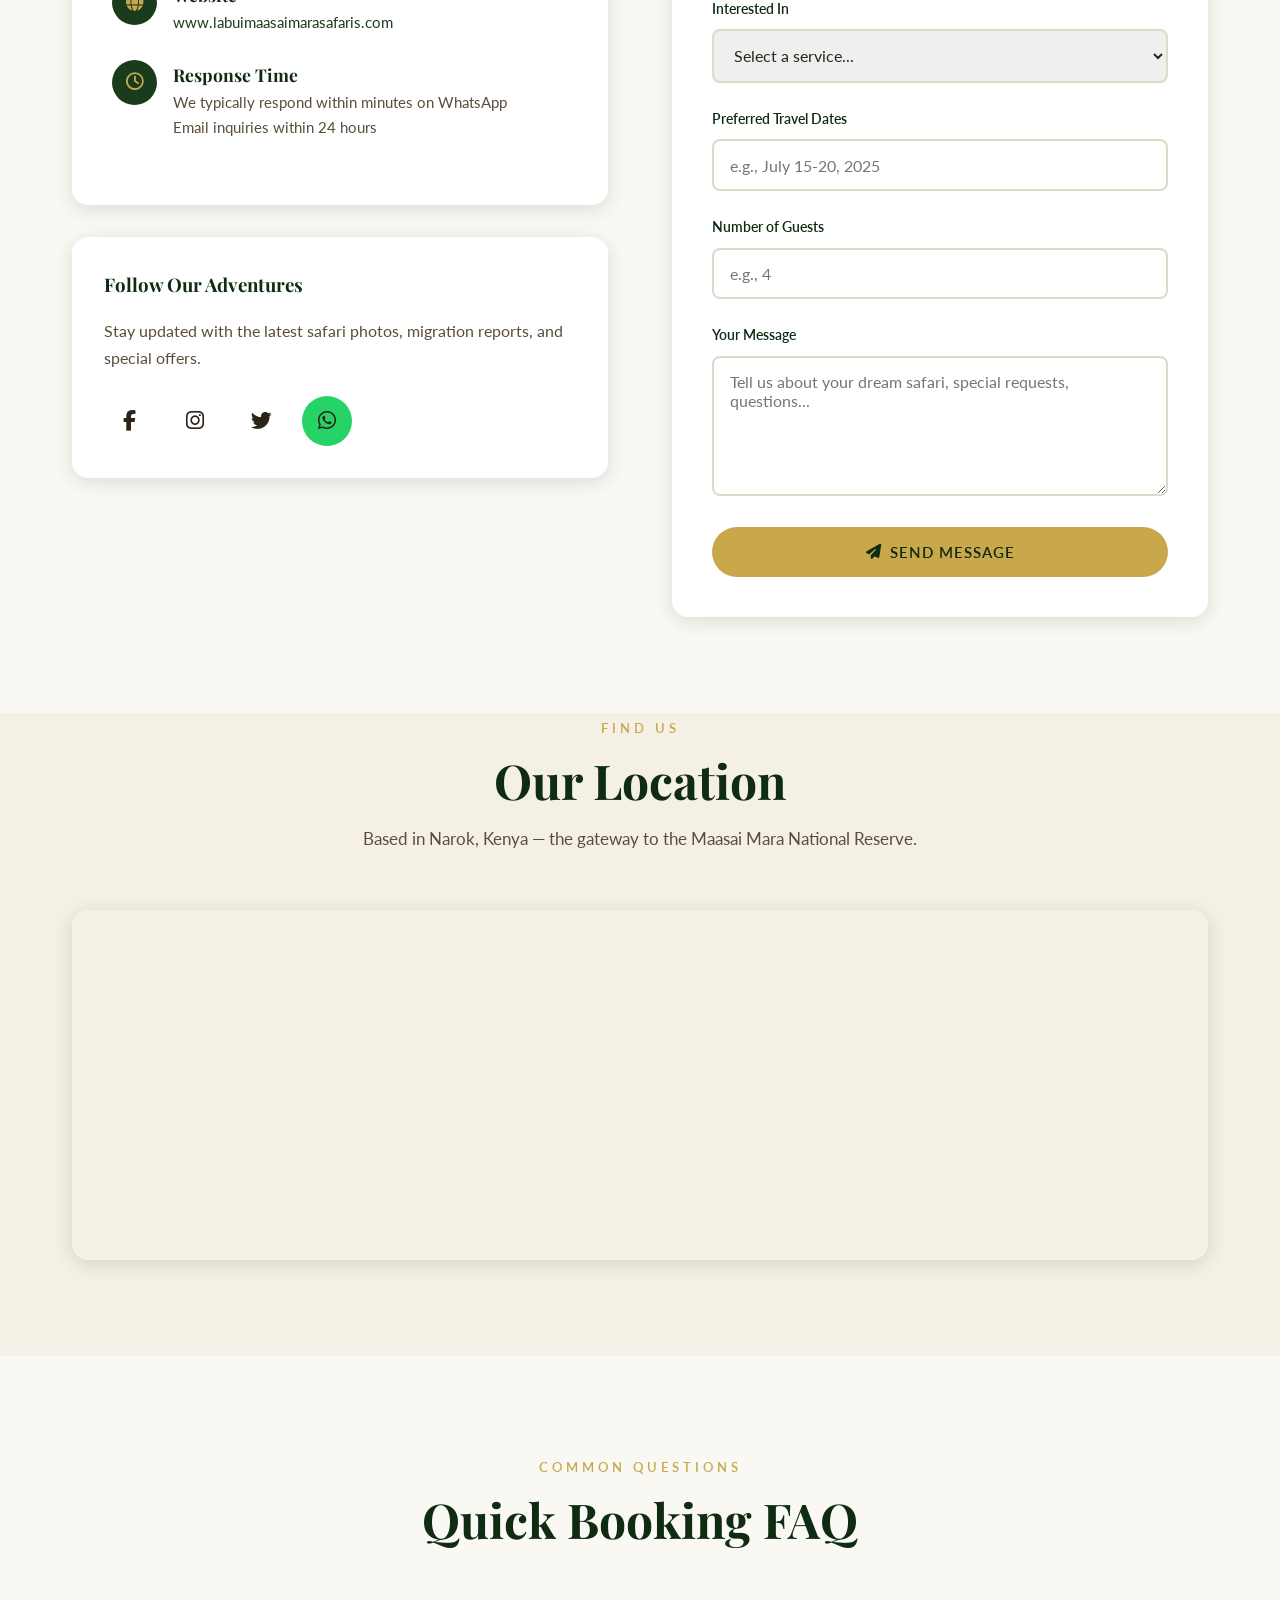
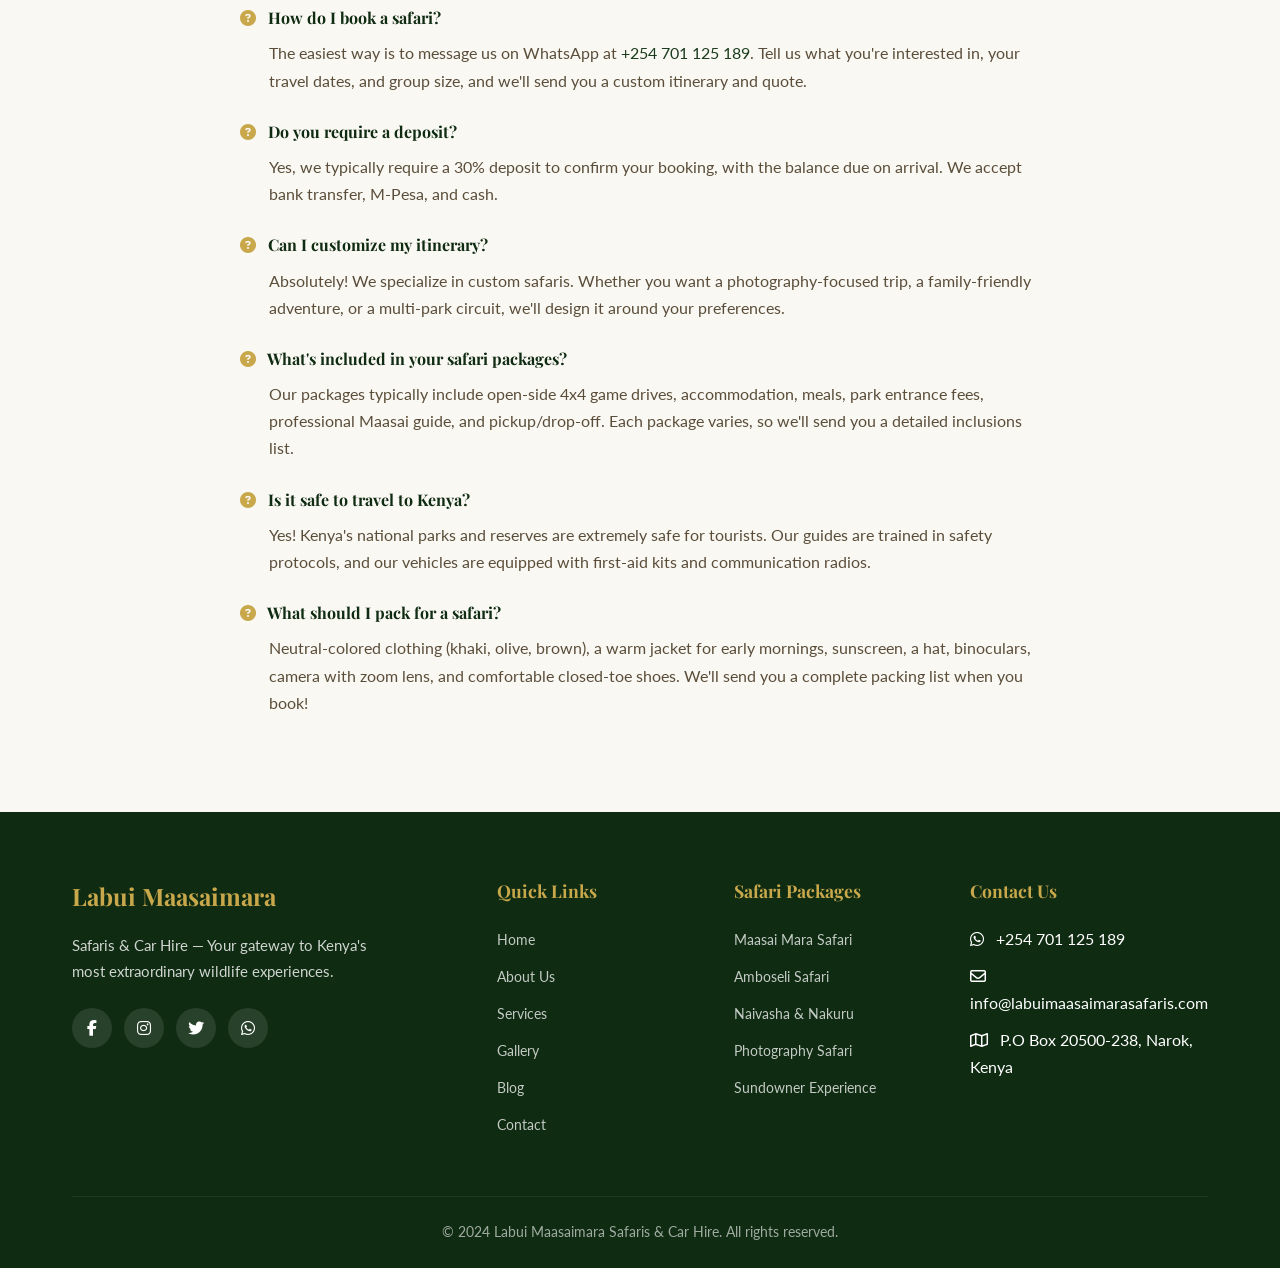
<file: contact.html>
<!DOCTYPE html>
<html lang="en">
<head>
  <meta charset="UTF-8">
  <meta name="viewport" content="width=device-width, initial-scale=1.0">
  <title>Contact & Booking | Labui Maasaimara Safaris & Car Hire - Kenya</title>
  <meta name="description" content="Book your Kenya safari with Labui Maasaimara Safaris & Car Hire. Contact us via WhatsApp, email, or phone. Open-side Land Cruiser hire, safari packages, and custom itineraries.">
  <meta name="keywords" content="book safari Kenya, safari booking, contact safari company Kenya, Labui Maasaimara contact, WhatsApp safari booking">
  <link rel="canonical" href="https://www.labuimaasaimarasafaris.com/contact.html">
  
  <meta property="og:title" content="Contact & Book | Labui Maasaimara Safaris">
  <meta property="og:description" content="Book your Kenya safari adventure. Contact us via WhatsApp for instant responses.">
  <meta property="og:type" content="website">
  <meta property="og:url" content="https://www.labuimaasaimarasafaris.com/contact.html">
  <meta property="og:image" content="https://www.labuimaasaimarasafaris.com/assets/images/hero-bg.jpg">
  
  <link rel="preconnect" href="https://fonts.googleapis.com">
  <link rel="preconnect" href="https://fonts.gstatic.com" crossorigin>
  <link href="https://fonts.googleapis.com/css2?family=Lato:wght@300;400;700;900&family=Playfair+Display:wght@400;500;600;700;800&display=swap" rel="stylesheet">
  <link rel="stylesheet" href="https://cdnjs.cloudflare.com/ajax/libs/font-awesome/6.5.1/css/all.min.css">
  <link rel="stylesheet" href="assets/css/style.css">
</head>
<body>

  <!-- Preloader -->
  <div class="preloader">
    <div class="preloader-icon"></div>
    <div class="preloader-text">Labui Maasaimara</div>
    <div class="preloader-sub">Safaris & Car Hire</div>
  </div>

  <!-- Navigation -->
  <nav class="navbar">
    <div class="nav-container">
      <a href="index.html" class="nav-logo">Labui Maasaimara <span>Safaris & Car Hire</span></a>
      <ul class="nav-menu">
        <li><a href="index.html" class="nav-link">Home</a></li>
        <li><a href="about.html" class="nav-link">About</a></li>
        <li><a href="services.html" class="nav-link">Services</a></li>
        <li><a href="gallery.html" class="nav-link">Gallery</a></li>
        <li><a href="blog.html" class="nav-link">Blog</a></li>
        <li><a href="contact.html" class="nav-link active">Contact</a></li>
      </ul>
      <a href="index.html" class="back-btn"><i class="fas fa-arrow-left"></i> Back</a>
      <button class="hamburger" aria-label="Toggle menu"><span></span><span></span><span></span></button>
    </div>
  </nav>

  <!-- Hero -->
  <section class="about-hero" style="padding-top: 80px;">
    <div class="about-hero-bg">
      <img src="assets/images/hero-bg.jpg" alt="Maasai Mara savanna landscape">
    </div>
    <div class="about-hero-overlay"></div>
    <div class="hero-content" style="position: relative; z-index: 2;">
      <span class="hero-subtitle">Get in Touch</span>
      <h1 class="hero-title" style="font-size: clamp(2rem, 5vw, 3.5rem);">Contact & Booking</h1>
      <p class="hero-tagline">Your adventure begins with a message. We're here to help you plan the perfect safari.</p>
    </div>
  </section>

  <!-- WhatsApp CTA Banner -->
  <section class="section" style="padding-bottom: 0;">
    <div class="container">
      <div class="fade-in" style="background: linear-gradient(135deg, #25d366 0%, #128c7e 100%); border-radius: var(--radius-lg); padding: 3rem 2rem; text-align: center; color: white;">
        <i class="fab fa-whatsapp" style="font-size: 3.5rem; margin-bottom: 1rem; display: block;"></i>
        <h2 style="font-family: var(--font-heading); font-size: 2rem; margin-bottom: 0.5rem;">Book Instantly on WhatsApp</h2>
        <p style="opacity: 0.9; font-size: 1.1rem; max-width: 600px; margin: 0 auto 1.5rem;">The fastest way to book your safari. Send us a message and get a response within minutes!</p>
        <a href="https://wa.me/254701125189?text=Hello%20Labui%20Safaris!%20I'm%20on%20your%20website%20and%20would%20like%20to%20book%20a%20safari.%20Please%20send%20me%20more%20details." class="btn" target="_blank" rel="noopener" style="background: white; color: #128c7e; font-weight: 700; padding: 1.1rem 2.5rem;">
          <i class="fab fa-whatsapp"></i> Chat on WhatsApp Now
        </a>
      </div>
    </div>
  </section>

  <!-- Contact Grid -->
  <section class="section">
    <div class="container">
      <div class="contact-grid">
        <!-- Contact Info -->
        <div>
          <div class="contact-info-card fade-in">
            <h3 style="font-family: var(--font-heading); font-size: 1.5rem; color: var(--primary-dark); margin-bottom: 1.5rem;">Contact Information</h3>
            
            <div class="contact-item">
              <i class="fab fa-whatsapp"></i>
              <div>
                <h4>WhatsApp (Primary)</h4>
                <p><a href="https://wa.me/254701125189" target="_blank" rel="noopener" style="color: var(--primary);">+254 701 125 189</a></p>
                <p style="font-size: 0.85rem; color: var(--text-light);">All bookings & inquiries</p>
              </div>
            </div>
            
            <div class="contact-item">
              <i class="fas fa-phone"></i>
              <div>
                <h4>Phone</h4>
                <p><a href="tel:+254701125189" style="color: var(--primary);">+254 701 125 189</a></p>
              </div>
            </div>
            
            <div class="contact-item">
              <i class="far fa-envelope"></i>
              <div>
                <h4>Email</h4>
                <p><a href="mailto:info@labuimaasaimarasafaris.com" style="color: var(--primary);">info@labuimaasaimarasafaris.com</a></p>
              </div>
            </div>
            
            <div class="contact-item">
              <i class="far fa-map"></i>
              <div>
                <h4>Postal Address</h4>
                <p>P.O Box 20500-238<br>Narok, Kenya</p>
              </div>
            </div>
            
            <div class="contact-item">
              <i class="fas fa-globe"></i>
              <div>
                <h4>Website</h4>
                <p><a href="https://www.labuimaasaimarasafaris.com" style="color: var(--primary);">www.labuimaasaimarasafaris.com</a></p>
              </div>
            </div>
            
            <div class="contact-item">
              <i class="far fa-clock"></i>
              <div>
                <h4>Response Time</h4>
                <p>We typically respond within minutes on WhatsApp<br>Email inquiries within 24 hours</p>
              </div>
            </div>
          </div>

          <!-- Social Links -->
          <div class="fade-in" style="background: var(--white); border-radius: var(--radius-lg); padding: 2rem; box-shadow: var(--shadow);">
            <h3 style="font-family: var(--font-heading); color: var(--primary-dark); margin-bottom: 1rem;">Follow Our Adventures</h3>
            <p style="color: var(--text-medium); margin-bottom: 1.5rem;">Stay updated with the latest safari photos, migration reports, and special offers.</p>
            <div class="footer-social" style="gap: 1rem;">
              <a href="#" aria-label="Facebook" style="width: 50px; height: 50px; font-size: 1.3rem;"><i class="fab fa-facebook-f"></i></a>
              <a href="#" aria-label="Instagram" style="width: 50px; height: 50px; font-size: 1.3rem;"><i class="fab fa-instagram"></i></a>
              <a href="#" aria-label="Twitter" style="width: 50px; height: 50px; font-size: 1.3rem;"><i class="fab fa-twitter"></i></a>
              <a href="https://wa.me/254701125189" aria-label="WhatsApp" target="_blank" rel="noopener" style="width: 50px; height: 50px; font-size: 1.3rem; background: #25d366;"><i class="fab fa-whatsapp"></i></a>
            </div>
          </div>
        </div>

        <!-- Contact Form -->
        <div>
          <div class="contact-form fade-in">
            <h3 style="font-family: var(--font-heading); font-size: 1.5rem; color: var(--primary-dark); margin-bottom: 0.5rem;">Send Us a Message</h3>
            <p style="color: var(--text-light); margin-bottom: 1.5rem; font-size: 0.95rem;">Fill out the form below and we'll get back to you via email. Or message us directly on WhatsApp for instant replies!</p>
            
            <form id="contactForm" name="contact" method="POST" data-netlify="true" netlify-honeypot="bot-field" action="/thank-you.html">
              <p class="hidden" style="display:none">
                <label>Don't fill this out if you're human: <input name="bot-field" /></label>
              </p>
              <div class="form-group">
                <label class="form-label" for="name">Full Name *</label>
                <input type="text" id="name" name="name" class="form-input" placeholder="Your full name" required>
              </div>
              
              <div class="form-group">
                <label class="form-label" for="email">Email Address *</label>
                <input type="email" id="email" name="email" class="form-input" placeholder="your@email.com" required>
              </div>
              
              <div class="form-group">
                <label class="form-label" for="phone">Phone / WhatsApp</label>
                <input type="tel" id="phone" name="phone" class="form-input" placeholder="+254 7XX XXX XXX">
              </div>
              
              <div class="form-group">
                <label class="form-label" for="service">Interested In</label>
                <select id="service" name="service" class="form-input" style="cursor: pointer;">
                  <option value="">Select a service...</option>
                  <option value="Maasai Mara Safari Package">Maasai Mara Safari Package</option>
                  <option value="Amboseli Safari Package">Amboseli Safari Package</option>
                  <option value="Naivasha & Nakuru Package">Naivasha & Nakuru Package</option>
                  <option value="Open-Side Land Cruiser Hire">Open-Side Land Cruiser Hire</option>
                  <option value="Photography Safari">Photography Safari</option>
                  <option value="Sundowner Experience">Sundowner Experience</option>
                  <option value="Breakfast in the Bush">Breakfast in the Bush</option>
                  <option value="Custom Safari">Custom / Multi-Destination Safari</option>
                </select>
              </div>
              
              <div class="form-group">
                <label class="form-label" for="dates">Preferred Travel Dates</label>
                <input type="text" id="dates" name="dates" class="form-input" placeholder="e.g., July 15-20, 2025">
              </div>
              
              <div class="form-group">
                <label class="form-label" for="guests">Number of Guests</label>
                <input type="number" id="guests" name="guests" class="form-input" placeholder="e.g., 4" min="1">
              </div>
              
              <div class="form-group">
                <label class="form-label" for="message">Your Message</label>
                <textarea id="message" name="message" class="form-input" placeholder="Tell us about your dream safari, special requests, questions..."></textarea>
              </div>
              
              <button type="submit" class="btn btn-primary" style="width: 100%; justify-content: center; padding: 1rem;">
                <i class="fas fa-paper-plane"></i> Send Message
              </button>
            </form>
          </div>
        </div>
      </div>
    </div>
  </section>

  <!-- Map Section -->
  <section class="section section-alt" style="padding-top: 0;">
    <div class="container">
      <div class="section-header fade-in">
        <span class="section-label">Find Us</span>
        <h2 class="section-title">Our Location</h2>
        <p class="section-desc">Based in Narok, Kenya — the gateway to the Maasai Mara National Reserve.</p>
      </div>
      
      <div class="map-container fade-in">
        <iframe 
          src="https://www.google.com/maps/embed?pb=!1m18!1m12!1m3!1d255281.19891906884!2d35.6526!3d-1.2886!2m3!1f0!2f0!3f0!3m2!1i1024!2i768!4f13.1!3m3!1m2!1s0x182c1c2b4a123456%3A0x789abcdef123456!2sNarok%2C%20Kenya!5e0!3m2!1sen!2sus!4v1699900000000!5m2!1sen!2sus" 
          allowfullscreen="" 
          loading="lazy" 
          referrerpolicy="no-referrer-when-downgrade"
          title="Map showing Labui Maasaimara Safaris location in Narok, Kenya">
        </iframe>
      </div>
    </div>
  </section>

  <!-- Quick Booking FAQ -->
  <section class="section">
    <div class="container">
      <div class="section-header fade-in">
        <span class="section-label">Common Questions</span>
        <h2 class="section-title">Quick Booking FAQ</h2>
      </div>
      
      <div style="max-width: 800px; margin: 0 auto;">
        <div class="fade-in" style="margin-bottom: 1.5rem;">
          <h4 style="font-family: var(--font-heading); color: var(--primary-dark); margin-bottom: 0.5rem;"><i class="fas fa-question-circle" style="color: var(--secondary); margin-right: 0.5rem;"></i> How do I book a safari?</h4>
          <p style="color: var(--text-medium); padding-left: 1.8rem;">The easiest way is to message us on WhatsApp at <a href="https://wa.me/254701125189" style="color: var(--primary);">+254 701 125 189</a>. Tell us what you're interested in, your travel dates, and group size, and we'll send you a custom itinerary and quote.</p>
        </div>
        
        <div class="fade-in" style="margin-bottom: 1.5rem;">
          <h4 style="font-family: var(--font-heading); color: var(--primary-dark); margin-bottom: 0.5rem;"><i class="fas fa-question-circle" style="color: var(--secondary); margin-right: 0.5rem;"></i> Do you require a deposit?</h4>
          <p style="color: var(--text-medium); padding-left: 1.8rem;">Yes, we typically require a 30% deposit to confirm your booking, with the balance due on arrival. We accept bank transfer, M-Pesa, and cash.</p>
        </div>
        
        <div class="fade-in" style="margin-bottom: 1.5rem;">
          <h4 style="font-family: var(--font-heading); color: var(--primary-dark); margin-bottom: 0.5rem;"><i class="fas fa-question-circle" style="color: var(--secondary); margin-right: 0.5rem;"></i> Can I customize my itinerary?</h4>
          <p style="color: var(--text-medium); padding-left: 1.8rem;">Absolutely! We specialize in custom safaris. Whether you want a photography-focused trip, a family-friendly adventure, or a multi-park circuit, we'll design it around your preferences.</p>
        </div>
        
        <div class="fade-in" style="margin-bottom: 1.5rem;">
          <h4 style="font-family: var(--font-heading); color: var(--primary-dark); margin-bottom: 0.5rem;"><i class="fas fa-question-circle" style="color: var(--secondary); margin-right: 0.5rem;"></i> What's included in your safari packages?</h4>
          <p style="color: var(--text-medium); padding-left: 1.8rem;">Our packages typically include open-side 4x4 game drives, accommodation, meals, park entrance fees, professional Maasai guide, and pickup/drop-off. Each package varies, so we'll send you a detailed inclusions list.</p>
        </div>
        
        <div class="fade-in" style="margin-bottom: 1.5rem;">
          <h4 style="font-family: var(--font-heading); color: var(--primary-dark); margin-bottom: 0.5rem;"><i class="fas fa-question-circle" style="color: var(--secondary); margin-right: 0.5rem;"></i> Is it safe to travel to Kenya?</h4>
          <p style="color: var(--text-medium); padding-left: 1.8rem;">Yes! Kenya's national parks and reserves are extremely safe for tourists. Our guides are trained in safety protocols, and our vehicles are equipped with first-aid kits and communication radios.</p>
        </div>
        
        <div class="fade-in">
          <h4 style="font-family: var(--font-heading); color: var(--primary-dark); margin-bottom: 0.5rem;"><i class="fas fa-question-circle" style="color: var(--secondary); margin-right: 0.5rem;"></i> What should I pack for a safari?</h4>
          <p style="color: var(--text-medium); padding-left: 1.8rem;">Neutral-colored clothing (khaki, olive, brown), a warm jacket for early mornings, sunscreen, a hat, binoculars, camera with zoom lens, and comfortable closed-toe shoes. We'll send you a complete packing list when you book!</p>
        </div>
      </div>
    </div>
  </section>

  <!-- Footer -->
  <footer class="footer">
    <div class="container">
      <div class="footer-grid">
        <div class="footer-brand">
          <h3>Labui Maasaimara</h3>
          <p>Safaris & Car Hire — Your gateway to Kenya's most extraordinary wildlife experiences.</p>
          <div class="footer-social">
            <a href="https://www.facebook.com/share/1DUPZZmdfM/" aria-label="Facebook" target="_blank" rel="noopener"><i class="fab fa-facebook-f"></i></a>
            <a href="https://www.instagram.com/labuimaasaimarasafari?utm_source=qr&igsh=M3F1b2tpOXM3ZmNu" aria-label="Instagram" target="_blank" rel="noopener"><i class="fab fa-instagram"></i></a>
            <a href="https://twitter.com/labuisafaris" aria-label="Twitter" target="_blank" rel="noopener"><i class="fab fa-twitter"></i></a>
            <a href="https://wa.me/254701125189" aria-label="WhatsApp" target="_blank" rel="noopener"><i class="fab fa-whatsapp"></i></a>
          </div>
        </div>
        <div class="footer-links">
          <h4>Quick Links</h4>
          <ul>
            <li><a href="index.html">Home</a></li>
            <li><a href="about.html">About Us</a></li>
            <li><a href="services.html">Services</a></li>
            <li><a href="gallery.html">Gallery</a></li>
            <li><a href="blog.html">Blog</a></li>
            <li><a href="contact.html">Contact</a></li>
          </ul>
        </div>
        <div class="footer-links">
          <h4>Safari Packages</h4>
          <ul>
            <li><a href="services.html#maasai-mara">Maasai Mara Safari</a></li>
            <li><a href="services.html#amboseli">Amboseli Safari</a></li>
            <li><a href="services.html#naivasha-nakuru">Naivasha & Nakuru</a></li>
            <li><a href="services.html#photography">Photography Safari</a></li>
            <li><a href="services.html#sundowner">Sundowner Experience</a></li>
          </ul>
        </div>
        <div class="footer-links">
          <h4>Contact Us</h4>
          <ul>
            <li><i class="fab fa-whatsapp" style="margin-right: 0.5rem;"></i> +254 701 125 189</li>
            <li><i class="far fa-envelope" style="margin-right: 0.5rem;"></i> info@labuimaasaimarasafaris.com</li>
            <li><i class="far fa-map" style="margin-right: 0.5rem;"></i> P.O Box 20500-238, Narok, Kenya</li>
          </ul>
        </div>
      </div>
      <div class="footer-bottom">
        <p>&copy; 2024 Labui Maasaimara Safaris & Car Hire. All rights reserved.</p>
      </div>
    </div>
  </footer>

  <!-- WhatsApp Float -->
  <a href="https://wa.me/254701125189?text=Hello%20Labui%20Safaris!%20I'm%20on%20your%20website%20and%20would%20like%20to%20book%20a%20safari.%20Please%20send%20me%20more%20details." class="whatsapp-float" target="_blank" rel="noopener" aria-label="Chat on WhatsApp">
    <i class="fab fa-whatsapp" style="font-size: 1.4rem;"></i><span>Book on WhatsApp</span>
  </a>

  <!-- Scroll Top -->
  <button class="scroll-top" aria-label="Scroll to top"><i class="fas fa-chevron-up"></i></button>

  <script src="assets/js/main.js"></script>
</body>
</html>
</file>
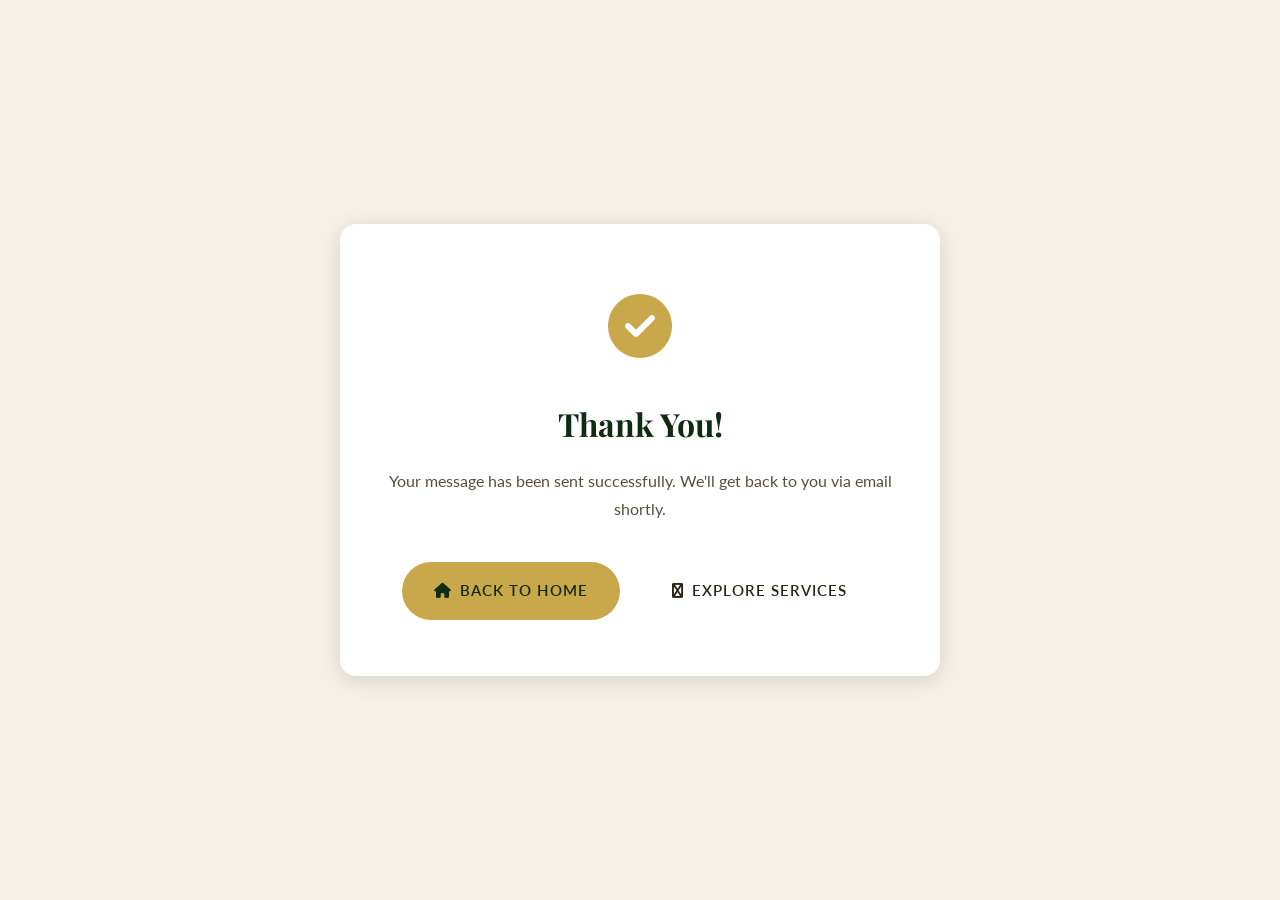
<file: thank-you.html>
<!DOCTYPE html>
<html lang="en">
<head>
  <meta charset="UTF-8">
  <meta name="viewport" content="width=device-width, initial-scale=1.0">
  <title>Message Sent | Labui Maasaimara Safaris & Car Hire</title>
  <meta name="description" content="Thank you for contacting Labui Maasaimara Safaris. We will get back to you shortly.">
  <link rel="preconnect" href="https://fonts.googleapis.com">
  <link rel="preconnect" href="https://fonts.gstatic.com" crossorigin>
  <link href="https://fonts.googleapis.com/css2?family=Lato:wght@300;400;700;900&family=Playfair+Display:wght@400;500;600;700;800&display=swap" rel="stylesheet">
  <link rel="stylesheet" href="https://cdnjs.cloudflare.com/ajax/libs/font-awesome/6.5.1/css/all.min.css">
  <link rel="stylesheet" href="assets/css/style.css">
  <style>
    .thankyou-container { min-height: 100vh; display: flex; align-items: center; justify-content: center; text-align: center; padding: 2rem; background: var(--cream); }
    .thankyou-box { background: var(--white); padding: 3rem; border-radius: var(--radius-lg); box-shadow: var(--shadow); max-width: 600px; }
    .thankyou-icon { font-size: 4rem; color: var(--secondary); margin-bottom: 1rem; }
    .thankyou-box h1 { font-family: var(--font-heading); color: var(--primary-dark); margin-bottom: 1rem; }
    .thankyou-box p { color: var(--text-medium); margin-bottom: 2rem; }
    .thankyou-box .btn { margin: 0.5rem; }
  </style>
</head>
<body>
  <div class="thankyou-container">
    <div class="thankyou-box">
      <div class="thankyou-icon"><i class="fas fa-check-circle"></i></div>
      <h1>Thank You!</h1>
      <p>Your message has been sent successfully. We'll get back to you via email shortly.</p>
      <a href="index.html" class="btn btn-primary"><i class="fas fa-home"></i> Back to Home</a>
      <a href="services.html" class="btn btn-secondary"><i class="fas fa-safari"></i> Explore Services</a>
    </div>
  </div>
</body>
</html>
</file>
<file: assets/css/style.css>
/* ============================================
   Labui Maasaimara Safaris & Car Hire
   Complete Stylesheet
   ============================================ */

/* ---- CSS Variables ---- */
:root {
  --primary: #1a3c1d;
  --primary-dark: #0f2b12;
  --primary-light: #2d5a31;
  --secondary: #c9a84c;
  --secondary-light: #e0c068;
  --accent: #8B4513;
  --cream: #f5f0e6;
  --ivory: #faf8f3;
  --white: #ffffff;
  --text-dark: #2c2416;
  --text-medium: #5a4d3a;
  --text-light: #8a7d6b;
  --overlay-dark: rgba(26, 60, 29, 0.85);
  --overlay-light: rgba(245, 240, 230, 0.92);
  --font-heading: 'Playfair Display', Georgia, serif;
  --font-body: 'Lato', 'Open Sans', sans-serif;
  --transition: all 0.3s ease;
  --shadow: 0 4px 20px rgba(0,0,0,0.12);
  --shadow-lg: 0 10px 40px rgba(0,0,0,0.2);
  --radius: 8px;
  --radius-lg: 16px;
}

/* ---- Reset ---- */
*, *::before, *::after {
  margin: 0;
  padding: 0;
  box-sizing: border-box;
}

html {
  scroll-behavior: smooth;
}

body {
  font-family: var(--font-body);
  color: var(--text-dark);
  background: var(--ivory);
  line-height: 1.7;
  overflow-x: hidden;
}

a {
  text-decoration: none;
  color: inherit;
  transition: var(--transition);
}

img {
  max-width: 100%;
  height: auto;
  display: block;
}

/* ---- Preloader ---- */
.preloader {
  position: fixed;
  inset: 0;
  background: var(--primary-dark);
  z-index: 99999;
  display: flex;
  flex-direction: column;
  align-items: center;
  justify-content: center;
  transition: opacity 0.6s ease, visibility 0.6s ease;
}

.preloader.hidden {
  opacity: 0;
  visibility: hidden;
}

.preloader-icon {
  width: 80px;
  height: 80px;
  border: 3px solid rgba(201, 168, 76, 0.2);
  border-top-color: var(--secondary);
  border-radius: 50%;
  animation: spin 1s linear infinite;
}

.preloader-text {
  color: var(--secondary);
  font-family: var(--font-heading);
  font-size: 1.5rem;
  margin-top: 1.5rem;
  letter-spacing: 2px;
}

.preloader-sub {
  color: var(--cream);
  font-size: 0.85rem;
  margin-top: 0.5rem;
  opacity: 0.7;
  letter-spacing: 3px;
  text-transform: uppercase;
}

@keyframes spin {
  to { transform: rotate(360deg); }
}

/* ---- Navigation ---- */
.navbar {
  position: fixed;
  top: 0;
  left: 0;
  right: 0;
  z-index: 9999;
  padding: 1rem 0;
  transition: var(--transition);
}

.navbar.scrolled {
  background: rgba(255,255,255,0.97);
  backdrop-filter: blur(10px);
  box-shadow: 0 2px 20px rgba(0,0,0,0.08);
  padding: 0.6rem 0;
}

.navbar.scrolled .nav-logo,
.navbar.scrolled .nav-link,
.navbar.scrolled .back-btn {
  color: var(--text-dark);
}

.navbar.scrolled .hamburger span {
  background: var(--text-dark);
}

.nav-container {
  max-width: 1280px;
  margin: 0 auto;
  padding: 0 2rem;
  display: flex;
  align-items: center;
  justify-content: space-between;
}

.nav-logo {
  font-family: var(--font-heading);
  font-size: 1.15rem;
  font-weight: 700;
  color: var(--white);
  letter-spacing: 1px;
  line-height: 1.3;
}

.nav-logo span {
  display: block;
  font-size: 0.75rem;
  font-family: var(--font-body);
  font-weight: 400;
  letter-spacing: 3px;
  text-transform: uppercase;
  opacity: 0.8;
}

.nav-menu {
  display: flex;
  list-style: none;
  gap: 2rem;
  align-items: center;
}

.nav-link {
  color: var(--white);
  font-size: 0.9rem;
  font-weight: 500;
  letter-spacing: 1px;
  text-transform: uppercase;
  position: relative;
  padding-bottom: 4px;
}

.nav-link::after {
  content: '';
  position: absolute;
  bottom: 0;
  left: 0;
  width: 0;
  height: 2px;
  background: var(--secondary);
  transition: width 0.3s ease;
}

.nav-link:hover::after,
.nav-link.active::after {
  width: 100%;
}

.nav-link:hover {
  color: var(--secondary);
}

.back-btn {
  color: var(--white);
  font-size: 0.85rem;
  display: flex;
  align-items: center;
  gap: 0.4rem;
  padding: 0.4rem 0.8rem;
  border: 1px solid rgba(255,255,255,0.3);
  border-radius: var(--radius);
  transition: var(--transition);
}

.back-btn:hover {
  background: rgba(255,255,255,0.15);
  border-color: var(--secondary);
}

.navbar.scrolled .back-btn {
  border-color: var(--primary);
  color: var(--primary);
}

.hamburger {
  display: none;
  flex-direction: column;
  gap: 5px;
  cursor: pointer;
  z-index: 10000;
  background: none;
  border: none;
}

.hamburger span {
  display: block;
  width: 28px;
  height: 2px;
  background: var(--white);
  transition: var(--transition);
}

.hamburger.active span:nth-child(1) {
  transform: rotate(45deg) translate(5px, 5px);
}

.hamburger.active span:nth-child(2) {
  opacity: 0;
}

.hamburger.active span:nth-child(3) {
  transform: rotate(-45deg) translate(5px, -5px);
}

/* ---- Hero Section ---- */
.hero {
  position: relative;
  height: 100vh;
  min-height: 700px;
  display: flex;
  align-items: center;
  justify-content: center;
  overflow: hidden;
}

.hero-video-bg {
  position: absolute;
  inset: 0;
  z-index: 0;
  overflow: hidden;
}

.hero-video-bg {
  position: absolute;
  inset: 0;
  z-index: 0;
  overflow: hidden;
}

.hero-video-bg video {
  position: absolute;
  top: 50%;
  left: 50%;
  min-width: 100%;
  min-height: 100%;
  width: auto;
  height: auto;
  transform: translate(-50%, -50%);
  object-fit: cover;
}

.hero-video-bg img {
  width: 100%;
  height: 100%;
  object-fit: cover;
}

.hero-overlay {
  position: absolute;
  inset: 0;
  background: linear-gradient(
    to bottom,
    rgba(15, 43, 18, 0.5) 0%,
    rgba(15, 43, 18, 0.3) 40%,
    rgba(15, 43, 18, 0.7) 100%
  );
  z-index: 1;
}

.hero-content {
  position: relative;
  z-index: 2;
  text-align: center;
  color: var(--white);
  max-width: 900px;
  padding: 0 2rem;
  animation: fadeInUp 1s ease;
}

.hero-subtitle {
  font-size: 0.9rem;
  text-transform: uppercase;
  letter-spacing: 5px;
  color: var(--secondary);
  margin-bottom: 1rem;
  font-weight: 600;
}

.hero-title {
  font-family: var(--font-heading);
  font-size: clamp(2.5rem, 6vw, 4.5rem);
  font-weight: 700;
  line-height: 1.1;
  margin-bottom: 1.5rem;
  text-shadow: 0 4px 20px rgba(0,0,0,0.3);
}

.hero-tagline {
  font-size: 1.2rem;
  opacity: 0.9;
  margin-bottom: 2.5rem;
  max-width: 600px;
  margin-left: auto;
  margin-right: auto;
}

.hero-buttons {
  display: flex;
  gap: 1rem;
  justify-content: center;
  flex-wrap: wrap;
}

@keyframes fadeInUp {
  from {
    opacity: 0;
    transform: translateY(30px);
  }
  to {
    opacity: 1;
    transform: translateY(0);
  }
}

/* ---- Buttons ---- */
.btn {
  display: inline-flex;
  align-items: center;
  gap: 0.5rem;
  padding: 1rem 2rem;
  font-size: 0.95rem;
  font-weight: 600;
  letter-spacing: 1px;
  text-transform: uppercase;
  border-radius: 50px;
  border: none;
  cursor: pointer;
  transition: var(--transition);
  font-family: var(--font-body);
}

.btn-primary {
  background: var(--secondary);
  color: var(--primary-dark);
}

.btn-primary:hover {
  background: var(--secondary-light);
  transform: translateY(-2px);
  box-shadow: 0 8px 25px rgba(201, 168, 76, 0.4);
}

.btn-outline {
  background: transparent;
  color: var(--white);
  border: 2px solid rgba(255,255,255,0.5);
}

.btn-outline:hover {
  background: rgba(255,255,255,0.1);
  border-color: var(--white);
}

.btn-whatsapp {
  background: #25d366;
  color: var(--white);
}

.btn-whatsapp:hover {
  background: #1da851;
  transform: translateY(-2px);
  box-shadow: 0 8px 25px rgba(37, 211, 102, 0.4);
}

/* ---- Section Styles ---- */
.section {
  padding: 6rem 0;
}

.section-alt {
  background: var(--cream);
}

.container {
  max-width: 1200px;
  margin: 0 auto;
  padding: 0 2rem;
}

.section-header {
  text-align: center;
  margin-bottom: 3.5rem;
}

.section-label {
  display: inline-block;
  font-size: 0.8rem;
  text-transform: uppercase;
  letter-spacing: 4px;
  color: var(--secondary);
  font-weight: 600;
  margin-bottom: 0.75rem;
}

.section-title {
  font-family: var(--font-heading);
  font-size: clamp(2rem, 4vw, 3rem);
  color: var(--primary-dark);
  margin-bottom: 1rem;
  line-height: 1.2;
}

.section-desc {
  color: var(--text-medium);
  max-width: 600px;
  margin: 0 auto;
  font-size: 1.05rem;
}

/* ---- Stats Bar ---- */
.stats-bar {
  background: var(--primary-dark);
  padding: 3rem 0;
  position: relative;
  z-index: 3;
}

.stats-grid {
  display: grid;
  grid-template-columns: repeat(4, 1fr);
  gap: 2rem;
  text-align: center;
}

.stat-item {
  color: var(--white);
}

.stat-number {
  font-family: var(--font-heading);
  font-size: 2.5rem;
  font-weight: 700;
  color: var(--secondary);
  display: block;
}

.stat-label {
  font-size: 0.9rem;
  opacity: 0.8;
  text-transform: uppercase;
  letter-spacing: 2px;
}

/* ---- Why Choose Us ---- */
.features-grid {
  display: grid;
  grid-template-columns: repeat(auto-fit, minmax(220px, 1fr));
  gap: 2rem;
}

.feature-card {
  text-align: center;
  padding: 2rem 1.5rem;
  background: var(--white);
  border-radius: var(--radius-lg);
  box-shadow: var(--shadow);
  transition: var(--transition);
}

.feature-card:hover {
  transform: translateY(-8px);
  box-shadow: var(--shadow-lg);
}

.feature-icon {
  width: 70px;
  height: 70px;
  background: var(--primary);
  color: var(--secondary);
  border-radius: 50%;
  display: flex;
  align-items: center;
  justify-content: center;
  font-size: 1.8rem;
  margin: 0 auto 1.2rem;
}

.feature-title {
  font-family: var(--font-heading);
  font-size: 1.2rem;
  color: var(--primary-dark);
  margin-bottom: 0.5rem;
}

.feature-desc {
  color: var(--text-medium);
  font-size: 0.95rem;
}

/* ---- Service Cards ---- */
.services-grid {
  display: grid;
  grid-template-columns: repeat(auto-fit, minmax(300px, 1fr));
  gap: 2rem;
}

.service-card {
  background: var(--white);
  border-radius: var(--radius-lg);
  overflow: hidden;
  box-shadow: var(--shadow);
  transition: var(--transition);
}

.service-card:hover {
  transform: translateY(-8px);
  box-shadow: var(--shadow-lg);
}

.service-img {
  height: 220px;
  overflow: hidden;
}

.service-img img {
  width: 100%;
  height: 100%;
  object-fit: cover;
  transition: transform 0.5s ease;
}

.service-card:hover .service-img img {
  transform: scale(1.08);
}

.service-content {
  padding: 1.8rem;
}

.service-title {
  font-family: var(--font-heading);
  font-size: 1.3rem;
  color: var(--primary-dark);
  margin-bottom: 0.75rem;
}

.service-desc {
  color: var(--text-medium);
  font-size: 0.95rem;
  margin-bottom: 1.2rem;
}

/* ---- Testimonials ---- */
.testimonials-grid {
  display: grid;
  grid-template-columns: repeat(auto-fit, minmax(320px, 1fr));
  gap: 2rem;
}

.testimonial-card {
  background: var(--white);
  border-radius: var(--radius-lg);
  padding: 2.5rem;
  box-shadow: var(--shadow);
  position: relative;
}

.testimonial-card::before {
  content: '"';
  font-family: var(--font-heading);
  font-size: 5rem;
  color: var(--secondary);
  opacity: 0.3;
  position: absolute;
  top: 0.5rem;
  left: 1.5rem;
  line-height: 1;
}

.testimonial-text {
  color: var(--text-medium);
  font-style: italic;
  margin-bottom: 1.5rem;
  position: relative;
  z-index: 1;
}

.testimonial-author {
  display: flex;
  align-items: center;
  gap: 1rem;
}

.testimonial-avatar {
  width: 50px;
  height: 50px;
  border-radius: 50%;
  background: var(--primary);
  color: var(--white);
  display: flex;
  align-items: center;
  justify-content: center;
  font-weight: 700;
  font-size: 1.1rem;
}

.testimonial-name {
  font-weight: 700;
  color: var(--primary-dark);
}

.testimonial-location {
  font-size: 0.85rem;
  color: var(--text-light);
}

.testimonial-rating {
  color: var(--secondary);
  font-size: 1rem;
  margin-top: 0.3rem;
}

/* ---- Gallery ---- */
.gallery-filter {
  display: flex;
  justify-content: center;
  gap: 0.5rem;
  flex-wrap: wrap;
  margin-bottom: 2.5rem;
}

.filter-btn {
  padding: 0.6rem 1.4rem;
  background: var(--white);
  border: 2px solid var(--primary);
  color: var(--primary);
  border-radius: 50px;
  font-family: var(--font-body);
  font-weight: 600;
  font-size: 0.85rem;
  cursor: pointer;
  transition: var(--transition);
  text-transform: uppercase;
  letter-spacing: 1px;
}

.filter-btn:hover,
.filter-btn.active {
  background: var(--primary);
  color: var(--white);
}

.gallery-grid {
  display: grid;
  grid-template-columns: repeat(auto-fill, minmax(280px, 1fr));
  gap: 1rem;
}

.gallery-item {
  position: relative;
  border-radius: var(--radius);
  overflow: hidden;
  cursor: pointer;
  aspect-ratio: 4/3;
}

.gallery-item img {
  width: 100%;
  height: 100%;
  object-fit: cover;
  transition: transform 0.5s ease;
}

.gallery-item:hover img {
  transform: scale(1.08);
}

.gallery-watermark {
  position: absolute;
  bottom: 0;
  left: 0;
  right: 0;
  padding: 1rem;
  background: linear-gradient(transparent, rgba(0,0,0,0.7));
  color: var(--white);
  font-size: 0.8rem;
  text-align: center;
  opacity: 0;
  transition: var(--transition);
}

.gallery-item:hover .gallery-watermark {
  opacity: 1;
}

.gallery-watermark-text {
  font-family: var(--font-heading);
  letter-spacing: 1px;
  font-size: 0.85rem;
  text-shadow: 0 1px 3px rgba(0,0,0,0.8);
}

/* Lightbox */
.lightbox {
  position: fixed;
  inset: 0;
  background: rgba(0,0,0,0.95);
  z-index: 100000;
  display: none;
  align-items: center;
  justify-content: center;
  padding: 2rem;
}

.lightbox.active {
  display: flex;
}

.lightbox-img {
  max-width: 90vw;
  max-height: 85vh;
  object-fit: contain;
  border-radius: var(--radius);
}

.lightbox-close {
  position: absolute;
  top: 1.5rem;
  right: 2rem;
  color: var(--white);
  font-size: 2.5rem;
  cursor: pointer;
  background: none;
  border: none;
  font-family: var(--font-body);
  transition: var(--transition);
}

.lightbox-close:hover {
  color: var(--secondary);
}

.lightbox-nav {
  position: absolute;
  top: 50%;
  transform: translateY(-50%);
  color: var(--white);
  font-size: 2rem;
  cursor: pointer;
  background: rgba(255,255,255,0.15);
  border: none;
  width: 50px;
  height: 50px;
  border-radius: 50%;
  display: flex;
  align-items: center;
  justify-content: center;
  transition: var(--transition);
}

.lightbox-nav:hover {
  background: rgba(255,255,255,0.3);
}

.lightbox-prev { left: 1.5rem; }
.lightbox-next { right: 1.5rem; }

/* ---- Blog ---- */
.blog-grid {
  display: grid;
  grid-template-columns: repeat(auto-fit, minmax(350px, 1fr));
  gap: 2.5rem;
}

.blog-card {
  background: var(--white);
  border-radius: var(--radius-lg);
  overflow: hidden;
  box-shadow: var(--shadow);
  transition: var(--transition);
}

.blog-card:hover {
  transform: translateY(-5px);
  box-shadow: var(--shadow-lg);
}

.blog-img {
  height: 220px;
  overflow: hidden;
}

.blog-img img {
  width: 100%;
  height: 100%;
  object-fit: cover;
  transition: transform 0.5s ease;
}

.blog-card:hover .blog-img img {
  transform: scale(1.05);
}

.blog-content {
  padding: 1.8rem;
}

.blog-meta {
  display: flex;
  gap: 1rem;
  font-size: 0.8rem;
  color: var(--text-light);
  margin-bottom: 0.75rem;
  text-transform: uppercase;
  letter-spacing: 1px;
}

.blog-title {
  font-family: var(--font-heading);
  font-size: 1.25rem;
  color: var(--primary-dark);
  margin-bottom: 0.75rem;
  line-height: 1.3;
}

.blog-excerpt {
  color: var(--text-medium);
  font-size: 0.95rem;
  margin-bottom: 1.2rem;
}

/* ---- Blog Article Page ---- */
.article-page {
  padding-top: 120px;
  padding-bottom: 4rem;
}

.article-hero {
  height: 400px;
  position: relative;
  overflow: hidden;
  border-radius: var(--radius-lg);
  margin-bottom: 2.5rem;
}

.article-hero img {
  width: 100%;
  height: 100%;
  object-fit: cover;
}

.article-hero-overlay {
  position: absolute;
  inset: 0;
  background: linear-gradient(transparent 30%, rgba(0,0,0,0.7));
}

.article-body {
  max-width: 800px;
  margin: 0 auto;
}

.article-body h2 {
  font-family: var(--font-heading);
  font-size: 1.8rem;
  color: var(--primary-dark);
  margin: 2.5rem 0 1rem;
}

.article-body h3 {
  font-family: var(--font-heading);
  font-size: 1.3rem;
  color: var(--primary);
  margin: 2rem 0 0.75rem;
}

.article-body p {
  margin-bottom: 1.2rem;
  color: var(--text-medium);
  font-size: 1.05rem;
}

.article-body ul {
  margin: 1rem 0 1.5rem 1.5rem;
  color: var(--text-medium);
}

.article-body li {
  margin-bottom: 0.5rem;
}

.article-hashtags {
  margin-top: 2rem;
  padding-top: 1.5rem;
  border-top: 1px solid #e0d8c8;
}

.article-hashtags span {
  display: inline-block;
  background: var(--cream);
  color: var(--primary);
  padding: 0.4rem 0.8rem;
  border-radius: 50px;
  font-size: 0.85rem;
  margin: 0 0.4rem 0.4rem 0;
  font-weight: 600;
}

/* ---- About Page ---- */
.about-hero {
  height: 60vh;
  min-height: 400px;
  position: relative;
  display: flex;
  align-items: center;
  justify-content: center;
}

.about-hero-bg {
  position: absolute;
  inset: 0;
  z-index: 0;
}

.about-hero-bg img {
  width: 100%;
  height: 100%;
  object-fit: cover;
}

.about-hero-overlay {
  position: absolute;
  inset: 0;
  background: rgba(15, 43, 18, 0.65);
}

.about-grid {
  display: grid;
  grid-template-columns: 1fr 1fr;
  gap: 4rem;
  align-items: center;
}

.about-img {
  border-radius: var(--radius-lg);
  overflow: hidden;
  box-shadow: var(--shadow-lg);
}

.about-img img {
  width: 100%;
  height: 100%;
  object-fit: cover;
}

.about-text h2 {
  font-family: var(--font-heading);
  font-size: 2rem;
  color: var(--primary-dark);
  margin-bottom: 1rem;
}

.about-text p {
  color: var(--text-medium);
  margin-bottom: 1rem;
  font-size: 1.05rem;
}

/* ---- Contact Page ---- */
.contact-grid {
  display: grid;
  grid-template-columns: 1fr 1fr;
  gap: 4rem;
}

.contact-info-card {
  background: var(--white);
  border-radius: var(--radius-lg);
  padding: 2.5rem;
  box-shadow: var(--shadow);
  margin-bottom: 2rem;
}

.contact-item {
  display: flex;
  align-items: flex-start;
  gap: 1rem;
  margin-bottom: 1.5rem;
}

.contact-item i {
  width: 45px;
  height: 45px;
  background: var(--primary);
  color: var(--secondary);
  border-radius: 50%;
  display: flex;
  align-items: center;
  justify-content: center;
  font-size: 1.1rem;
  flex-shrink: 0;
}

.contact-item h4 {
  font-family: var(--font-heading);
  color: var(--primary-dark);
  font-size: 1.1rem;
}

.contact-item p {
  color: var(--text-medium);
  font-size: 0.95rem;
}

.contact-form {
  background: var(--white);
  border-radius: var(--radius-lg);
  padding: 2.5rem;
  box-shadow: var(--shadow);
}

.form-group {
  margin-bottom: 1.5rem;
}

.form-label {
  display: block;
  margin-bottom: 0.5rem;
  font-weight: 600;
  color: var(--primary-dark);
  font-size: 0.9rem;
}

.form-input {
  width: 100%;
  padding: 0.9rem 1rem;
  border: 2px solid #e0d8c8;
  border-radius: var(--radius);
  font-family: var(--font-body);
  font-size: 1rem;
  color: var(--text-dark);
  transition: var(--transition);
}

.form-input:focus {
  outline: none;
  border-color: var(--primary);
}

textarea.form-input {
  min-height: 140px;
  resize: vertical;
}

.map-container {
  border-radius: var(--radius-lg);
  overflow: hidden;
  box-shadow: var(--shadow);
  height: 350px;
}

.map-container iframe {
  width: 100%;
  height: 100%;
  border: none;
}

/* ---- Footer ---- */
.footer {
  background: var(--primary-dark);
  color: var(--white);
  padding: 4rem 0 1.5rem;
}

.footer-grid {
  display: grid;
  grid-template-columns: 2fr 1fr 1fr 1fr;
  gap: 3rem;
  margin-bottom: 3rem;
}

.footer-brand h3 {
  font-family: var(--font-heading);
  font-size: 1.5rem;
  margin-bottom: 1rem;
  color: var(--secondary);
}

.footer-brand p {
  opacity: 0.8;
  font-size: 0.95rem;
  margin-bottom: 1.5rem;
  max-width: 300px;
}

.footer-social {
  display: flex;
  gap: 0.75rem;
}

.footer-social a {
  width: 40px;
  height: 40px;
  background: rgba(255,255,255,0.1);
  border-radius: 50%;
  display: flex;
  align-items: center;
  justify-content: center;
  transition: var(--transition);
}

.footer-social a:hover {
  background: var(--secondary);
  color: var(--primary-dark);
}

.footer-links h4 {
  font-family: var(--font-heading);
  font-size: 1.1rem;
  margin-bottom: 1.2rem;
  color: var(--secondary);
}

.footer-links ul {
  list-style: none;
}

.footer-links li {
  margin-bottom: 0.6rem;
}

.footer-links a {
  opacity: 0.75;
  font-size: 0.9rem;
  transition: var(--transition);
}

.footer-links a:hover {
  opacity: 1;
  color: var(--secondary);
  padding-left: 5px;
}

.footer-bottom {
  border-top: 1px solid rgba(255,255,255,0.1);
  padding-top: 1.5rem;
  text-align: center;
  font-size: 0.85rem;
  opacity: 0.6;
}

/* ---- WhatsApp Floating Button ---- */
.whatsapp-float {
  position: fixed;
  bottom: 2rem;
  right: 2rem;
  z-index: 9998;
  display: flex;
  align-items: center;
  gap: 0.75rem;
  background: #25d366;
  color: var(--white);
  padding: 0.9rem 1.4rem;
  border-radius: 50px;
  font-weight: 600;
  font-size: 0.9rem;
  box-shadow: 0 4px 20px rgba(37, 211, 102, 0.4);
  animation: pulse 2s infinite;
  transition: var(--transition);
}

.whatsapp-float:hover {
  transform: scale(1.05);
  box-shadow: 0 6px 30px rgba(37, 211, 102, 0.6);
}

@keyframes pulse {
  0%, 100% { box-shadow: 0 4px 20px rgba(37, 211, 102, 0.4); }
  50% { box-shadow: 0 4px 30px rgba(37, 211, 102, 0.7); }
}

/* ---- Scroll to Top ---- */
.scroll-top {
  position: fixed;
  bottom: 2rem;
  left: 2rem;
  z-index: 9998;
  width: 45px;
  height: 45px;
  background: var(--primary);
  color: var(--secondary);
  border: none;
  border-radius: 50%;
  font-size: 1.2rem;
  cursor: pointer;
  opacity: 0;
  visibility: hidden;
  transition: var(--transition);
  display: flex;
  align-items: center;
  justify-content: center;
}

.scroll-top.visible {
  opacity: 1;
  visibility: visible;
}

.scroll-top:hover {
  background: var(--primary-light);
  transform: translateY(-3px);
}

/* ---- Fade In Animation ---- */
.fade-in {
  opacity: 0;
  transform: translateY(30px);
  transition: opacity 0.6s ease, transform 0.6s ease;
}

.fade-in.visible {
  opacity: 1;
  transform: translateY(0);
}

/* ---- Newsletter ---- */
.newsletter {
  background: var(--primary);
  padding: 4rem 0;
  text-align: center;
}

.newsletter h3 {
  font-family: var(--font-heading);
  font-size: 2rem;
  color: var(--white);
  margin-bottom: 0.5rem;
}

.newsletter p {
  color: rgba(255,255,255,0.8);
  margin-bottom: 1.5rem;
}

.newsletter-form {
  display: flex;
  gap: 0.75rem;
  max-width: 500px;
  margin: 0 auto;
}

.newsletter-form input {
  flex: 1;
  padding: 0.9rem 1.2rem;
  border: none;
  border-radius: 50px;
  font-family: var(--font-body);
  font-size: 1rem;
}

.newsletter-form input:focus {
  outline: none;
}

/* ---- Scrollbar ---- */
::-webkit-scrollbar {
  width: 8px;
}

::-webkit-scrollbar-track {
  background: var(--cream);
}

::-webkit-scrollbar-thumb {
  background: var(--primary);
  border-radius: 4px;
}

/* ============================================
   RESPONSIVE DESIGN
   ============================================ */

@media (max-width: 1024px) {
  .footer-grid {
    grid-template-columns: 1fr 1fr;
  }
  .about-grid,
  .contact-grid {
    gap: 2rem;
  }
}

@media (max-width: 768px) {
  .nav-menu {
    position: fixed;
    top: 0;
    right: -100%;
    width: 80%;
    max-width: 350px;
    height: 100vh;
    background: var(--primary-dark);
    flex-direction: column;
    align-items: center;
    justify-content: center;
    gap: 2rem;
    transition: right 0.4s ease;
  }

  .nav-menu.active {
    right: 0;
  }

  .nav-link {
    font-size: 1.1rem;
  }

  .hamburger {
    display: flex;
  }

  .stats-grid {
    grid-template-columns: repeat(2, 1fr);
    gap: 1.5rem;
  }

  .about-grid,
  .contact-grid {
    grid-template-columns: 1fr;
  }

  .footer-grid {
    grid-template-columns: 1fr;
    gap: 2rem;
    text-align: center;
  }

  .footer-brand p {
    max-width: 100%;
  }

  .footer-social {
    justify-content: center;
  }

  .hero-buttons {
    flex-direction: column;
    align-items: center;
  }

  .btn {
    width: 100%;
    max-width: 280px;
    justify-content: center;
  }

  .newsletter-form {
    flex-direction: column;
  }

  .lightbox-nav {
    width: 40px;
    height: 40px;
    font-size: 1.5rem;
  }

  .section {
    padding: 4rem 0;
  }

  .whatsapp-float {
    padding: 0.75rem 1rem;
    font-size: 0.8rem;
  }
}

@media (max-width: 480px) {
  .stats-grid {
    grid-template-columns: 1fr 1fr;
  }

  .stat-number {
    font-size: 1.8rem;
  }

  .gallery-grid {
    grid-template-columns: 1fr;
  }

  .blog-grid {
    grid-template-columns: 1fr;
  }

  .services-grid {
    grid-template-columns: 1fr;
  }

  .nav-container {
    padding: 0 1rem;
  }

  .container {
    padding: 0 1rem;
  }
}
</file>
